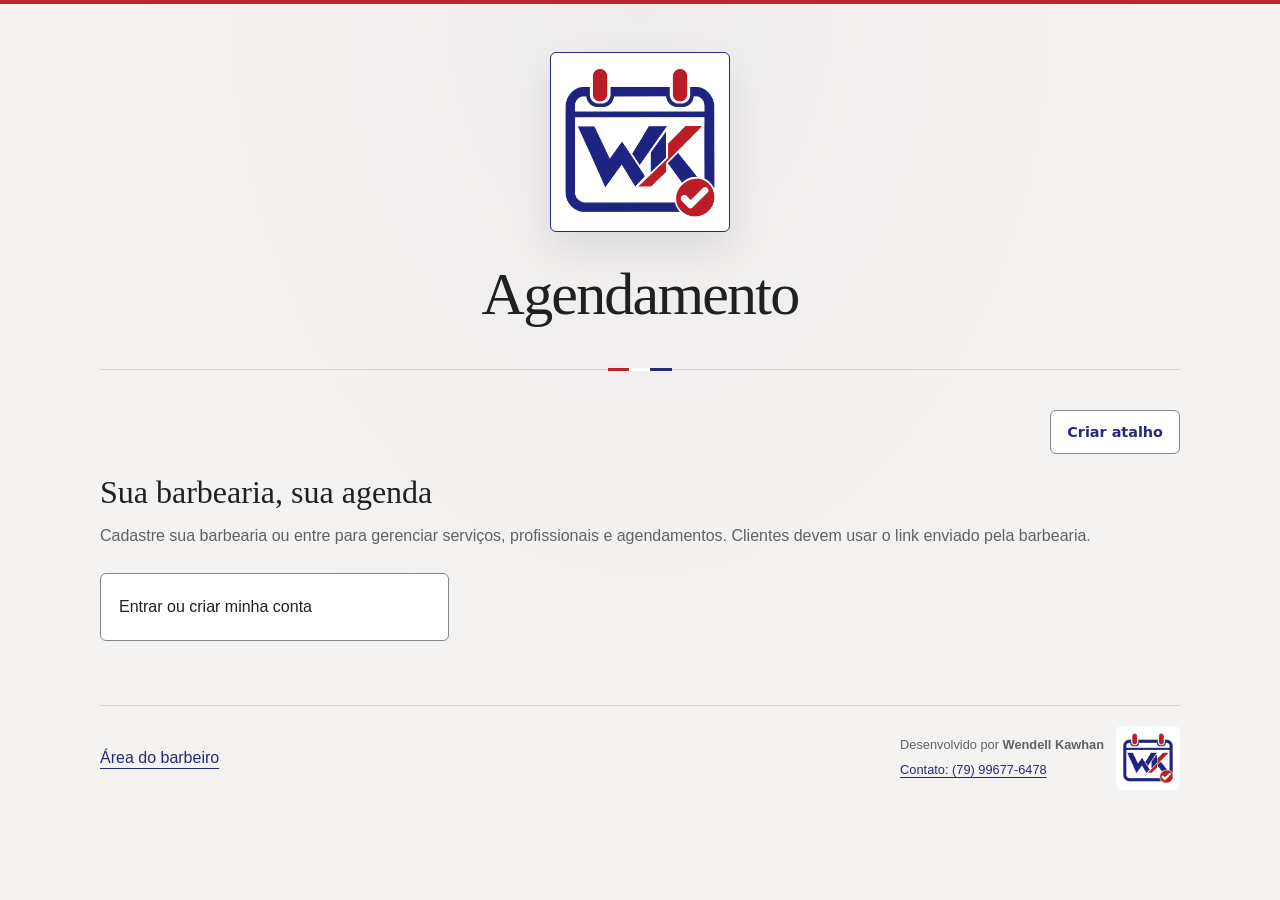
<file: index.html>
﻿<!DOCTYPE html>
<html lang="pt-BR">
<head>
  <meta charset="UTF-8">
  <meta name="viewport" content="width=device-width, initial-scale=1">
  <link rel="icon" type="image/png" href="assets/wk-agendamento-logo.png">
  <title>Agendamento</title>
  <link rel="stylesheet" href="style.css">
  <link rel="stylesheet" href="tema.css?v=20261004-calendario">
  <link rel="stylesheet" href="wk.css?v=20261003-logo">
  <link rel="stylesheet" href="fotos-profissionais.css?v=20261003-fotos">
  <link rel="stylesheet" href="contato-rodape.css?v=20261003-contato">
  <link rel="stylesheet" href="imagem-fundo.css?v=20261005-fundo">
  <script src="imagem-fundo.js?v=20261005-fundo" defer></script>
  <script src="tema.js?v=20261005-fundo" defer></script>
  <script src="saas.js?v=20261007-proprietario" defer></script>
  <script src="fotos-profissionais.js?v=20261003-fotos" defer></script>
  <script src="supabase-config.js" defer></script>
  <script src="inicio-saas.js?v=20261005-barbeiro" defer></script>
  <link rel="apple-touch-icon" sizes="180x180" href="assets/apple-touch-icon.png">
  <meta name="theme-color" content="#262878">
  <meta name="mobile-web-app-capable" content="yes">
  <meta name="apple-mobile-web-app-capable" content="yes">
  <link rel="stylesheet" href="atalho.css?v=20261006-atalho">
  <script src="atalho.js?v=20261007-proprietario" defer></script>
</head>
<body>
  <header class="cabecalho">
    <img class="logo" src="assets/wk-agendamento-logo.png" alt="WK — Agendamento">
    <h1>Agendamento</h1>
  </header>
  <main class="agendamento">
    <section class="selecao-profissionais" aria-labelledby="titulo-profissionais">
      <h2 id="titulo-profissionais">Escolha seu barbeiro</h2>
      <p id="instrucao-profissionais">Selecione quem vai cuidar do seu visual.</p>
      <!-- Substitua as opções provisórias pelos nomes dos profissionais. -->
      <div class="profissionais">
        <a class="profissional" href="agendamento.html?cabeleireiro=profissional-1">
          <span class="profissional-info">
            <strong>Josuell Salles</strong>
            <span>Barbeiro</span>
          </span>
        </a>
        <a class="profissional" href="agendamento.html?cabeleireiro=profissional-2">
          <span class="profissional-info">
            <strong>Profissional 2</strong>
            <span>Barbeiro</span>
          </span>
        </a>
                <a class="profissional" href="agendamento.html?cabeleireiro=sem-preferencia">
          <span class="avatar" aria-hidden="true">✂</span>
          <span class="profissional-info">
            <strong>Sem preferência</strong>
            <span>Qualquer profissional</span>
          </span>
        </a>
      </div>
    </section>
  </main>
  <footer class="rodape-site rodape-site-com-acesso">
    <a class="voltar" href="admin.html">Área do barbeiro</a>
    <div class="assinatura-wk"><div class="creditos-wk"><span>Desenvolvido por <strong>Wendell Kawhan</strong></span><a href="https://api.whatsapp.com/send?phone=5579996776478" target="_blank" rel="noopener noreferrer" aria-label="Falar com Wendell Kawhan pelo WhatsApp">Contato: (79) 99677-6478</a></div><img class="marca-wk" src="assets/wk-agendamento-logo.png" alt="WK — Agendamento" width="64" height="64" loading="lazy" decoding="async"></div>
  </footer>
</body>
</html>
</file>
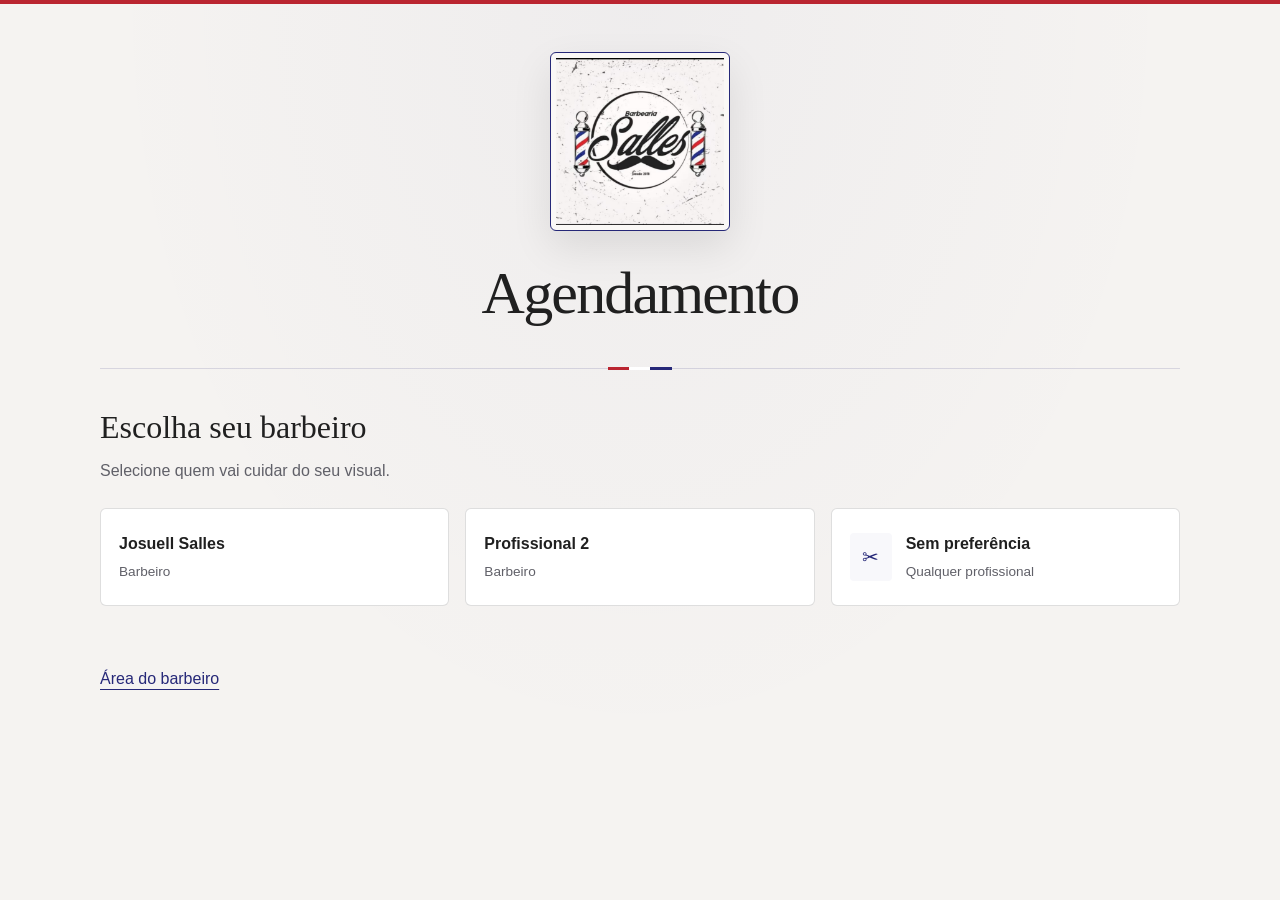
<file: agenda barbearia/index.html>
﻿<!DOCTYPE html>
<html lang="pt-BR">
<head>
  <meta charset="UTF-8">
  <meta name="viewport" content="width=device-width, initial-scale=1">
  <title>Agendamento</title>
  <link rel="stylesheet" href="style.css">
</head>
<body>
  <header class="cabecalho">
    <img class="logo" src="assets/barbearia%20Sales.jpg" alt="Barbearia Salles">
    <h1>Agendamento</h1>
  </header>
  <main class="agendamento">
    <section class="selecao-profissionais" aria-labelledby="titulo-profissionais">
      <h2 id="titulo-profissionais">Escolha seu barbeiro</h2>
      <p id="instrucao-profissionais">Selecione quem vai cuidar do seu visual.</p>
      <!-- Substitua as opções provisórias pelos nomes dos profissionais. -->
      <div class="profissionais">
        <a class="profissional" href="agendamento.html?cabeleireiro=profissional-1">
          <span class="profissional-info">
            <strong>Josuell Salles</strong>
            <span>Barbeiro</span>
          </span>
        </a>
        <a class="profissional" href="agendamento.html?cabeleireiro=profissional-2">
          <span class="profissional-info">
            <strong>Profissional 2</strong>
            <span>Barbeiro</span>
          </span>
        </a>
                <a class="profissional" href="agendamento.html?cabeleireiro=sem-preferencia">
          <span class="avatar" aria-hidden="true">✂</span>
          <span class="profissional-info">
            <strong>Sem preferência</strong>
            <span>Qualquer profissional</span>
          </span>
        </a>
      </div>
    </section>
  </main>
  <footer class="agendamento"><a class="voltar" href="admin.html">Área do barbeiro</a></footer>
</body>
</html>
</file>
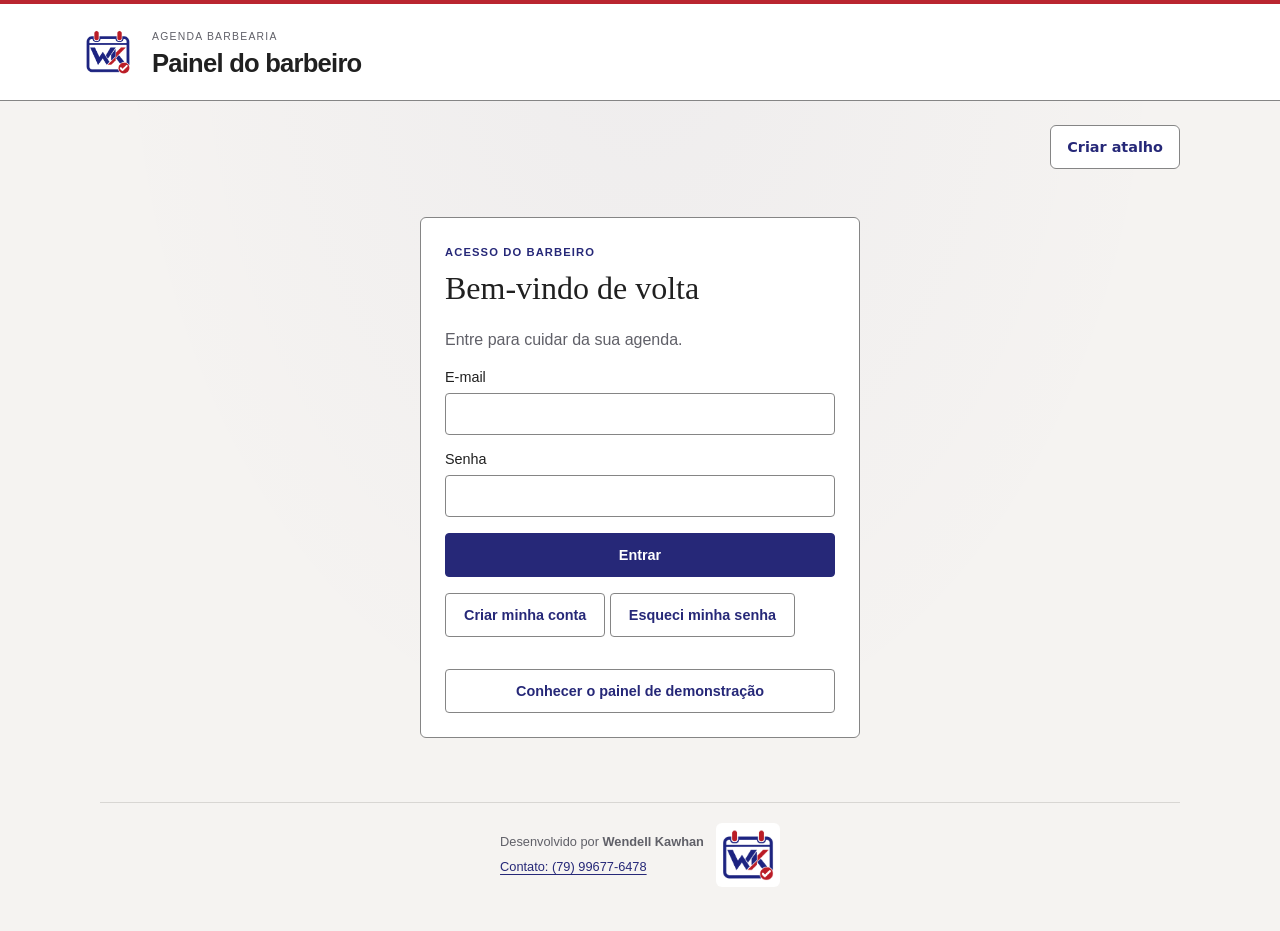
<file: admin.html>
<!DOCTYPE html>
<html lang="pt-BR">
<head>
  <meta charset="UTF-8">
  <meta name="viewport" content="width=device-width, initial-scale=1">
  <link rel="icon" type="image/png" href="assets/wk-agendamento-logo.png">
  <title>Painel da barbearia</title>
  <link rel="stylesheet" href="style.css">
  <link rel="stylesheet" href="admin.css?v=20261004-resumo-compacto">
  <link rel="stylesheet" href="tema.css?v=20261004-calendario">
  <link rel="stylesheet" href="wk.css?v=20261003-logo">
  <link rel="stylesheet" href="fotos-profissionais.css?v=20261003-fotos">
  <link rel="stylesheet" href="contato-rodape.css?v=20261003-contato">
  <link rel="stylesheet" href="admin-rotina.css?v=20261005-concluir">
  <link rel="stylesheet" href="imagem-fundo.css?v=20261005-fundo">
  <script src="imagem-fundo.js?v=20261005-fundo" defer></script>
  <link rel="stylesheet" href="admin-servicos.css?v=20261006-servicos">
  <script src="imagens-servicos.js?v=20261006-servicos" defer></script>
  <script src="tema.js?v=20261005-fundo" defer></script>
  <script src="supabase-config.js" defer></script>
  <script src="saas.js?v=20261007-proprietario" defer></script>
  <script src="fotos-profissionais.js?v=20261003-fotos" defer></script>
  <script src="admin-whatsapp.js?v=20261004-agradecimento" defer></script>
  <script src="admin-financeiro.js?v=20261004-resumo-compacto" defer></script>
  <script src="admin.js?v=20261006-servicos" defer></script>
  <script src="admin-saas.js?v=20261007-proprietario" defer></script>
  <link rel="stylesheet" href="admin-logo.css?v=20261006-logo">
  <script src="imagem-logo.js?v=20261006-logo" defer></script>
  <script src="admin-logo.js?v=20261006-logo" defer></script>
  <script src="admin-rotina.js?v=20261006-servicos" defer></script>
  <script src="admin-fundo.js?v=20261005-fundo" defer></script>
  <script src="admin-servicos.js?v=20261006-servicos" defer></script>
  <link rel="apple-touch-icon" sizes="180x180" href="assets/apple-touch-icon.png">
  <meta name="theme-color" content="#262878">
  <meta name="mobile-web-app-capable" content="yes">
  <meta name="apple-mobile-web-app-capable" content="yes">
  <link rel="stylesheet" href="atalho.css?v=20261006-atalho">
  <script src="atalho.js?v=20261007-proprietario" defer></script>
</head>
<body>
  <header class="admin-topo"><a href="index.html" aria-label="WK Agendamento — início"><img class="marca-wk" src="assets/wk-agendamento-logo.png" alt="WK — Agendamento" width="56" height="56"></a><div><small>AGENDA BARBEARIA</small><h1>Painel do barbeiro</h1></div><button id="sair" hidden>Sair</button></header>
  <main class="admin-main">
    <p id="aviso" class="admin-aviso" role="status"></p>
    <section id="login" class="admin-card login-card">
      <span class="etiqueta">Acesso do barbeiro</span><h2>Bem-vindo de volta</h2><p>Entre para cuidar da sua agenda.</p>
      <form id="form-login"><label>E-mail<input name="email" type="email" autocomplete="username" required></label><label>Senha<input name="password" type="password" autocomplete="current-password" required></label><button class="primario">Entrar</button></form>
      <p><button type="button" id="mostrar-cadastro">Criar minha conta</button> <button type="button" id="recuperar-senha">Esqueci minha senha</button></p>
      <form id="form-cadastro" hidden><h3>Crie sua conta</h3><label>E-mail<input name="email" type="email" autocomplete="email" required></label><label>Senha<input name="password" type="password" minlength="8" autocomplete="new-password" required></label><button class="primario">Cadastrar</button><p>Depois de confirmar seu e-mail, entre para cadastrar a barbearia.</p></form>
      <form id="form-nova-senha" hidden><h3>Definir nova senha</h3><label>Nova senha<input name="password" type="password" minlength="8" autocomplete="new-password" required></label><button class="primario">Salvar nova senha</button></form>
      <form id="form-barbearia" hidden><h3>Cadastre sua barbearia</h3><label>Nome<input name="nome" maxlength="100" required></label><label>Endereço do seu link<input name="slug" pattern="[a-z0-9-]{3,60}" placeholder="nome da sua barbearia" required></label><label>WhatsApp com DDD<input name="whatsapp" inputmode="tel" placeholder="79 99999-9999" required></label><button class="primario">Criar barbearia</button></form>
      <button id="demonstracao" class="secundario">Conhecer o painel de demonstração</button>
    </section>
    <div id="painel" hidden>
      <p id="aviso-suspensao" class="admin-aviso" role="status" hidden>Novos agendamentos estão suspensos pelo proprietário da plataforma. O histórico, a conclusão de atendimentos e os pagamentos existentes continuam disponíveis.</p>
      <section class="admin-card"><h2 id="nome-barbearia"></h2><p>Compartilhe com seus clientes: <a id="link-agendamento" target="_blank" rel="noopener"></a></p></section>
      <nav class="admin-nav" aria-label="Áreas do painel"><button data-area="agenda" aria-pressed="true">Agendamentos</button><button data-area="clientes" aria-pressed="false">Clientes</button><button data-area="caixa" aria-pressed="false">Caixa</button><button data-area="espera" aria-pressed="false">Lista de espera</button><button data-area="servicos" aria-pressed="false">Serviços e preços</button><button data-area="horarios" aria-pressed="false">Horários</button><button data-area="configuracoes" aria-pressed="false">Barbearia e profissionais</button><button data-area="personalizacao" aria-pressed="false">Personalização</button></nav>
      <section id="agenda" class="area"><div class="admin-titulo"><div><span class="etiqueta">Sua rotina</span><h2>Agendamentos</h2></div><button id="novo-agendamento" type="button" class="primario">Novo agendamento</button><label>Dia<input id="filtro-data" type="date"></label><button id="atualizar">Atualizar</button><button id="limpar-agendamentos" type="button" class="perigo" aria-describedby="escopo-limpeza-agenda" disabled>Limpar lista</button></div><p><strong>Confirmar</strong> salva no site. Para avisar o cliente, abra <strong>Confirmar no WhatsApp</strong> e toque em <strong>Enviar</strong> no WhatsApp.</p><p id="escopo-limpeza-agenda">Atendimentos concluídos, faltas e pagamentos permanecem no histórico.</p><section id="resumo-financeiro" class="resumo-financeiro" aria-label="Resumo dos valores da agenda" aria-live="polite"></section><div id="lista-agenda" class="admin-lista"></div><div class="paginacao" id="paginas-agenda" hidden><button id="agenda-anterior" type="button">Anterior</button><span id="pagina-agenda" role="status"></span><button id="agenda-proxima" type="button">Próxima</button></div></section>

      <section id="clientes" class="area" hidden>
        <div class="admin-titulo"><div><span class="etiqueta">Quem volta à sua cadeira</span><h2>Clientes</h2></div></div>
        <form id="buscar-clientes" class="busca-rotina"><label>Nome ou telefone<input name="busca" type="search" maxlength="100" placeholder="Buscar cliente"></label><button type="submit">Buscar</button></form>
        <p>O cadastro é criado a partir dos agendamentos. Abra um cliente para consultar cortes, faltas e anotar suas preferências.</p>
        <div id="lista-clientes" class="admin-lista" aria-live="polite"></div>
        <div class="paginacao"><button id="clientes-anterior" type="button">Anterior</button><span id="pagina-clientes" role="status"></span><button id="clientes-proxima" type="button">Próxima</button></div>
      </section>

      <section id="caixa" class="area" hidden>
        <div class="admin-titulo"><div><span class="etiqueta">Valores recebidos</span><h2>Caixa</h2></div><button id="caixa-hoje" type="button">Hoje</button><button id="caixa-mes" type="button">Este mês</button></div>
        <form id="filtro-caixa" class="filtros-caixa"><label>De<input name="inicio" type="date" required></label><label>Até<input name="fim" type="date" required></label><button type="submit">Consultar</button></form>
        <p>Recebimentos entram pela data em que foram pagos. O saldo é a diferença entre recebimentos e despesas registrados no período.</p>
        <div id="totais-caixa" class="cards-caixa" aria-live="polite"></div>
        <div id="formas-caixa" class="formas-caixa"></div>
        <div class="admin-colunas caixa-colunas">
          <form id="form-despesa" class="admin-card"><h3>Registrar despesa</h3><label>Descrição<input name="descricao" maxlength="200" required placeholder="Ex.: lâminas e produtos"></label><label>Valor (R$)<input name="valor" type="number" min="0.01" max="99999999.99" step="0.01" required></label><label>Forma de pagamento<select name="forma"><option value="pix">Pix</option><option value="dinheiro">Dinheiro</option><option value="cartao">Cartão</option></select></label><label>Data<input name="data" type="date" required></label><button type="submit" class="primario">Salvar despesa</button></form>
          <div><h3>Despesas do período</h3><div id="lista-despesas" class="admin-lista"></div><div class="paginacao"><button id="despesas-anterior" type="button">Anterior</button><span id="pagina-despesas" role="status"></span><button id="despesas-proxima" type="button">Próxima</button></div></div>
        </div>
        <h3>Recebimentos do período</h3><div id="lista-recebimentos" class="admin-lista"></div><div class="paginacao"><button id="recebimentos-anterior" type="button">Anterior</button><span id="pagina-recebimentos" role="status"></span><button id="recebimentos-proxima" type="button">Próxima</button></div>
      </section>

      <section id="espera" class="area" hidden>
        <div class="admin-titulo"><div><span class="etiqueta">Preencha as vagas que surgirem</span><h2>Lista de espera</h2></div><button id="nova-espera" type="button" class="primario">Adicionar cliente à espera</button><button id="atualizar-espera" type="button">Atualizar</button></div>
        <p>Quando abrir uma vaga, use <strong>Avisar no WhatsApp</strong>. O cliente só ocupa o horário depois que você salvar o agendamento.</p>
        <label class="filtro-espera">Mostrar<select id="estado-espera"><option value="abertos">Aguardando e contatados</option><option value="agendado">Agendados</option><option value="encerrado">Encerrados</option></select></label>
        <div id="lista-espera" class="admin-lista" aria-live="polite"></div><div class="paginacao"><button id="espera-anterior" type="button">Anterior</button><span id="pagina-espera" role="status"></span><button id="espera-proxima" type="button">Próxima</button></div>
      </section>

      <dialog id="dialog-agendamento" class="dialog-rotina" aria-labelledby="titulo-agendamento">
        <div class="dialog-titulo"><h2 id="titulo-agendamento">Novo agendamento</h2><button type="button" data-fechar="dialog-agendamento" aria-label="Fechar novo agendamento">Fechar</button></div>
        <form id="form-agendamento-painel"><fieldset><label>Nome do cliente<input name="cliente" maxlength="100" required autocomplete="name"></label><label>Telefone com DDD<input name="telefone" inputmode="tel" maxlength="20" required autocomplete="tel"></label><div class="dupla"><label>Profissional<select name="profissional" required></select></label><label>Serviço<select name="servico" required></select></label></div><div class="dupla"><label>Data<input name="data" type="date" required></label><label>Horário disponível<select name="horario" required></select></label></div><p id="aviso-vagas" class="aviso-form" role="status"></p><p class="ajuda-rotina">Para registrar um encaixe de hoje, você também pode escolher um horário que já começou. As vagas respeitam o expediente, os intervalos e o tempo do serviço.</p><button type="submit" class="primario">Salvar agendamento</button></fieldset></form>
      </dialog>

      <dialog id="dialog-finalizar" class="dialog-rotina" aria-labelledby="titulo-finalizar" aria-describedby="resumo-finalizar orientacao-finalizar">
        <div class="dialog-titulo"><h2 id="titulo-finalizar">Concluir atendimento</h2><button type="button" data-fechar="dialog-finalizar">Fechar</button></div>
        <form id="form-finalizar"><fieldset><p id="resumo-finalizar"></p><p id="orientacao-finalizar"></p><p id="aviso-finalizar" class="aviso-form" role="alert"></p><button type="submit" class="primario">Confirmar conclusão</button></fieldset></form>
      </dialog>

      <dialog id="dialog-pagamento" class="dialog-rotina" aria-labelledby="titulo-pagamento">
        <div class="dialog-titulo"><h2 id="titulo-pagamento">Registrar pagamento</h2><button type="button" data-fechar="dialog-pagamento">Fechar</button></div><p id="cliente-pagamento"></p>
        <form id="form-pagamento"><fieldset><label>Valor recebido (R$)<input name="valor" type="number" min="0.01" max="99999999.99" step="0.01" required></label><label>Forma de pagamento<select name="forma"><option value="pix">Pix</option><option value="dinheiro">Dinheiro</option><option value="cartao">Cartão</option></select></label><label>Data do recebimento<input name="data" type="date" required></label><p class="ajuda-rotina">Registrar o pagamento não conclui o atendimento. Se corrigir um pagamento, o valor anterior será substituído.</p><button type="submit" class="primario">Salvar pagamento</button></fieldset></form>
      </dialog>

      <dialog id="dialog-cliente" class="dialog-rotina dialog-historico" aria-labelledby="titulo-cliente">
        <div class="dialog-titulo"><h2 id="titulo-cliente">Histórico do cliente</h2><button type="button" data-fechar="dialog-cliente">Fechar</button></div>
        <form id="form-cliente"><fieldset><label>Nome<input name="nome" maxlength="100" required></label><p id="telefone-cliente"></p><label>Preferências e observações<textarea name="observacoes" maxlength="2000" rows="3" placeholder="Ex.: degradê baixo, máquina 1"></textarea></label><button type="submit">Salvar observações</button></fieldset></form>
        <p id="resumo-cliente" role="status"></p><div id="historico-cliente" class="admin-lista"></div><div class="paginacao"><button id="historico-anterior" type="button">Anterior</button><span id="pagina-historico" role="status"></span><button id="historico-proxima" type="button">Próxima</button></div>
      </dialog>

      <dialog id="dialog-espera" class="dialog-rotina" aria-labelledby="titulo-espera">
        <div class="dialog-titulo"><h2 id="titulo-espera">Adicionar à lista de espera</h2><button type="button" data-fechar="dialog-espera">Fechar</button></div>
        <form id="form-espera"><fieldset><label>Nome do cliente<input name="cliente" maxlength="100" required></label><label>Telefone com DDD<input name="telefone" inputmode="tel" maxlength="20" required></label><div class="dupla"><label>Serviço<select name="servico" required></select></label><label>Profissional<select name="profissional"><option value="">Qualquer profissional</option></select></label></div><label>Data desejada (opcional)<input name="data" type="date"></label><div class="dupla"><label>A partir de (opcional)<input name="inicio" type="time"></label><label>Até (opcional)<input name="fim" type="time"></label></div><label>Observações<textarea name="observacoes" maxlength="500" rows="2"></textarea></label><button type="submit" class="primario">Salvar na lista de espera</button></fieldset></form>
      </dialog>
      <section id="servicos" class="area" hidden><div class="admin-titulo"><div><span class="etiqueta">Seu catálogo</span><h2>Serviços e preços</h2></div></div><div class="admin-colunas"><form id="form-servico" class="admin-card"><h3 id="titulo-editor">Adicionar serviço</h3><fieldset id="campos-servico"><input type="hidden" name="id"><label>Nome<input name="nome" maxlength="100" required></label><label>Descrição<textarea name="descricao" maxlength="300"></textarea></label><div class="dupla"><label>Preço (R$)<input name="preco" type="number" min="0.01" step="0.01" required></label><label>Tempo do serviço (minutos)<input name="duracao_minutos" type="number" min="1" max="1440" step="1" value="40" required aria-describedby="ajuda-tempo-servico"></label></div><p id="ajuda-tempo-servico">Informe a duração deste serviço. Os horários disponíveis seguem esse tempo; agendamentos existentes mantêm a duração original.</p><label>Categoria<select name="categoria"><option value="individual">Individual</option><option value="combo">Combo</option></select></label><label>Enviar imagem<input id="arquivo-imagem-servico" type="file" accept="image/jpeg,image/png,image/webp" aria-describedby="ajuda-imagem-servico"></label><p id="ajuda-imagem-servico">Escolha uma imagem JPG, PNG ou WebP de até 5 MB. Ela será ajustada para carregar mais rápido e ficará pública no catálogo.</p><label>Ou usar uma imagem por link<input name="imagem" placeholder="assets/corte.jpg ou https://..."></label><div class="previa-servico"><img id="previa-imagem-servico" alt="Prévia da imagem do serviço" hidden><p id="sem-imagem-servico">Sem imagem</p></div><button type="button" id="remover-imagem-servico" hidden>Remover imagem</button><p id="status-servico" role="status"></p><div class="acoes-personalizacao"><button type="submit" class="primario">Salvar serviço</button><button type="button" id="limpar-servico">Novo serviço / descartar</button></div></fieldset></form><div id="lista-servicos" class="admin-lista"></div></div></section>
      <section id="horarios" class="area" hidden><div class="admin-titulo"><div><span class="etiqueta">Expediente e folgas</span><h2>Horários de trabalho</h2></div></div><section class="admin-card"><h3>Recebimento de agendamentos</h3><p id="estado-pausa" role="status">Consultando expediente…</p><button id="alternar-pausa" type="button" disabled>Pausar expediente</button><p>A pausa bloqueia novas reservas para toda a barbearia até você retomar. Não cancela atendimentos já agendados.</p></section><section class="admin-card"><h3>Tempo dos serviços</h3><p>A duração de cada atendimento é configurada na aba Serviços e preços. Assim, um corte e um combo podem ter tempos diferentes.</p></section><form id="form-expediente" class="admin-card"><p>Desmarque os dias em que a barbearia não abre. Para almoço ou descanso, preencha início e fim do intervalo; deixe ambos vazios se não houver intervalo.</p><div id="dias-semana"></div><button class="primario">Salvar expediente</button></form><form id="form-bloqueio" class="admin-card"><h3>Bloquear uma data ou horário</h3><div class="dupla"><label>Data<input name="data" type="date" required></label><label>Horário (bloqueia 40 min; vazio = dia inteiro)<input name="horario" type="time"></label></div><label>Motivo<input name="motivo" maxlength="200" placeholder="Folga, compromisso…"></label><button>Adicionar bloqueio</button></form><div id="lista-bloqueios" class="admin-lista"></div></section>
      <section id="configuracoes" class="area" hidden>
        <form id="form-configuracoes" class="admin-card">
          <h2>Minha barbearia</h2>
          <fieldset id="campos-logo">
            <label>Nome<input name="nome" maxlength="100" required></label>
            <label>WhatsApp com DDD<input name="whatsapp" required></label>
            <label>Enviar logo<input id="arquivo-logo" type="file" accept="image/jpeg,image/png,image/webp" aria-describedby="ajuda-logo"></label>
            <p id="ajuda-logo">Escolha uma imagem JPG, PNG ou WebP de até 5 MB. A transparência será preservada e a logo aparecerá na página de agendamento.</p>
            <label>Ou usar uma logo por link<input name="logo" type="url" placeholder="https://..."></label>
            <div class="previa-logo"><img id="previa-logo" alt="Prévia da logo da barbearia" hidden><p id="sem-logo">Sem logo</p></div>
            <button type="button" id="remover-logo" hidden>Remover logo</button>
            <p id="status-logo" role="status"></p>
            <div class="acoes-personalizacao"><button type="submit" class="primario">Salvar dados</button><button type="button" id="descartar-logo">Descartar alterações</button></div>
          </fieldset>
        </form>
        <form id="form-profissional" class="admin-card">
          <h2 id="titulo-profissional">Adicionar profissional</h2>
          <fieldset id="campos-profissional" class="campos-profissional">
            <input type="hidden" name="id">
            <label>Nome<input name="nome" maxlength="100" required></label>
            <div class="editor-foto">
              <div id="previa-foto-profissional"></div>
              <label>Foto do profissional<input id="foto-profissional" name="arquivo_foto" type="file" accept="image/jpeg,image/png,image/webp" aria-describedby="ajuda-foto-profissional status-foto-profissional"></label>
            </div>
            <p id="ajuda-foto-profissional" class="ajuda-foto">JPG, PNG ou WebP, até 5 MB. Escolha uma foto com o rosto centralizado.</p>
            <p id="status-foto-profissional" class="ajuda-foto" role="status">A foto é opcional e aparece para o cliente ao escolher o profissional.</p>
            <button id="remover-foto-profissional" type="button" hidden>Remover foto</button>
            <div class="acoes-profissional"><button id="salvar-profissional" type="submit" class="primario">Adicionar profissional</button><button id="cancelar-profissional" type="button" hidden>Cancelar edição</button></div>
          </fieldset>
        </form><div id="lista-profissionais" class="admin-lista"></div>
      </section>
      <section id="personalizacao" class="area" hidden>
        <form id="form-personalizacao" class="admin-card">
          <h2>Cores da sua barbearia</h2>
          <p>Escolha até três cores. Todas as barbearias usam o mesmo modelo de site, com as cores da sua marca.</p>
          <fieldset id="campos-cores" class="cores-personalizacao">
            <label>Cor principal<input id="cor-principal" name="cor_principal" type="color" value="#262878"><output id="cor_principal-valor" for="cor-principal">#262878</output></label>
            <label>Cor de destaque<input id="cor-destaque" name="cor_destaque" type="color" value="#ba2530"><output id="cor_destaque-valor" for="cor-destaque">#BA2530</output></label>
            <label>Cor de fundo<input id="cor-fundo" name="cor_fundo" type="color" value="#f5f3f1"><output id="cor_fundo-valor" for="cor-fundo">#F5F3F1</output></label>
          </fieldset>
          <p id="status-personalizacao" class="status-personalizacao" role="status">Estas cores aparecem no painel e no seu link de agendamento.</p>
          <div class="acoes-personalizacao"><button type="submit" class="primario">Salvar cores</button><button type="button" id="descartar-cores">Descartar prévia</button><button type="button" id="restaurar-cores">Restaurar padrão</button></div>
          <p>Os textos se ajustam automaticamente para facilitar a leitura.</p>
        </form>
        <form id="form-imagem-fundo" class="admin-card">
          <h2>Imagem de fundo</h2>
          <fieldset id="campos-imagem-fundo">
            <label>Escolher imagem<input id="arquivo-imagem-fundo" type="file" accept="image/jpeg,image/png,image/webp" aria-describedby="ajuda-imagem-fundo"></label>
            <p id="ajuda-imagem-fundo">Use uma imagem JPG, PNG ou WebP de até 5 MB. Ela será ajustada para carregar mais rápido. A imagem é pública e aparece no fundo das páginas da sua barbearia.</p>
            <div class="previa-imagem-fundo"><img id="previa-imagem-fundo" alt="Prévia da imagem de fundo" hidden><p id="sem-imagem-fundo">Sem imagem de fundo</p></div>
            <p id="status-imagem-fundo" role="status"></p>
            <div class="acoes-personalizacao"><button type="submit" class="primario">Salvar imagem de fundo</button><button type="button" id="remover-imagem-fundo" hidden>Remover imagem</button><button type="button" id="descartar-imagem-fundo">Descartar prévia</button></div>
          </fieldset>
        </form>
      </section>
    </div>
  </main>
  <footer class="rodape-site">
    <div class="assinatura-wk"><div class="creditos-wk"><span>Desenvolvido por <strong>Wendell Kawhan</strong></span><a href="https://api.whatsapp.com/send?phone=5579996776478" target="_blank" rel="noopener noreferrer" aria-label="Falar com Wendell Kawhan pelo WhatsApp">Contato: (79) 99677-6478</a></div><img class="marca-wk" src="assets/wk-agendamento-logo.png" alt="WK — Agendamento" width="64" height="64" loading="lazy" decoding="async"></div>
  </footer>
</body>
</html>
</file>
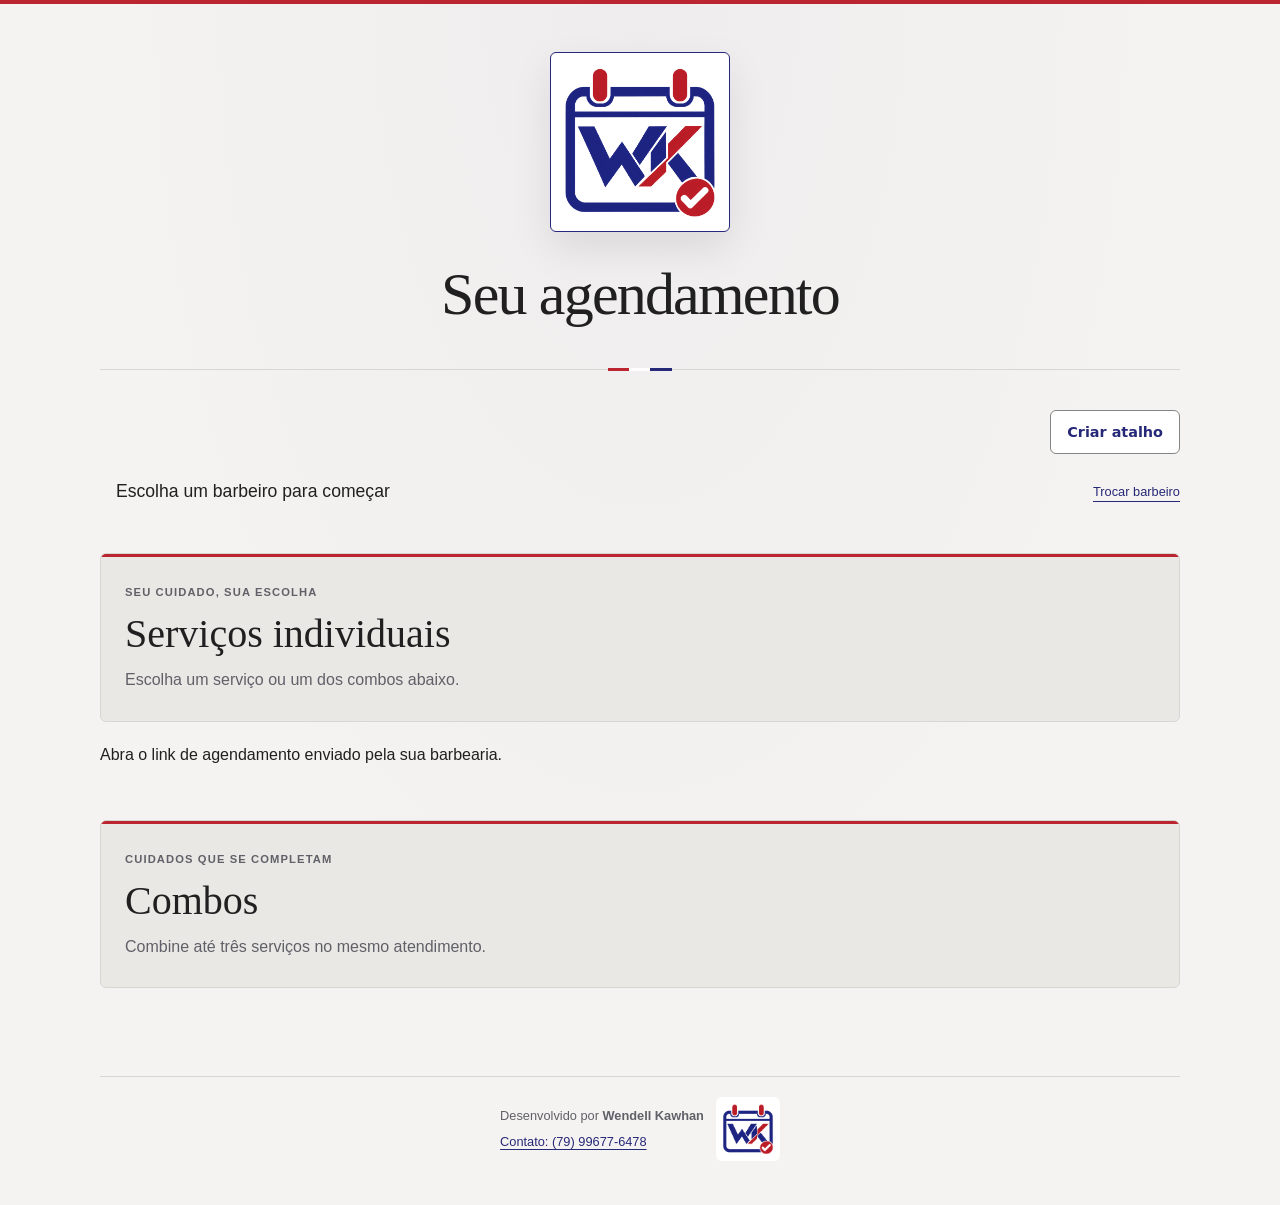
<file: agendamento.html>
<!DOCTYPE html>
<html lang="pt-BR">
<head>
  <meta charset="UTF-8">
  <meta name="viewport" content="width=device-width, initial-scale=1">
  <link rel="icon" type="image/png" href="assets/wk-agendamento-logo.png">
  <title>Seu agendamento — Barbearia Salles</title>
  <link rel="stylesheet" href="style.css">
  <link rel="stylesheet" href="tema.css?v=20261004-calendario">
  <link rel="stylesheet" href="wk.css?v=20261003-logo">
  <link rel="stylesheet" href="fotos-profissionais.css?v=20261003-fotos">
  <link rel="stylesheet" href="contato-rodape.css?v=20261003-contato">
  <link rel="stylesheet" href="imagem-fundo.css?v=20261005-fundo">
  <script src="imagem-fundo.js?v=20261005-fundo" defer></script>
  <script src="imagens-servicos.js?v=20261006-servicos" defer></script>
  <script src="tema.js?v=20261005-fundo" defer></script>
  <script src="supabase-config.js" defer></script>
  <script src="saas.js?v=20261007-proprietario" defer></script>
  <script src="fotos-profissionais.js?v=20261003-fotos" defer></script>
  <script src="agenda-db.js?v=20261006-servicos" defer></script>
  <script src="agendamento.js?v=20261006-servicos" defer></script>
  <link rel="apple-touch-icon" sizes="180x180" href="assets/apple-touch-icon.png">
  <meta name="theme-color" content="#262878">
  <meta name="mobile-web-app-capable" content="yes">
  <meta name="apple-mobile-web-app-capable" content="yes">
  <link rel="stylesheet" href="atalho.css?v=20261006-atalho">
  <script src="atalho.js?v=20261007-proprietario" defer></script>
</head>
<body>
  <header class="cabecalho">
    <img class="logo" src="assets/wk-agendamento-logo.png" alt="WK — Agendamento">
    <h1>Seu agendamento</h1>
  </header>
  <main class="agendamento">
    <section class="selecao-profissionais profissional-atual" aria-labelledby="profissional-escolhido">
      <div class="profissional-atual-linha">
      <div class="profissional-identidade"><span id="foto-profissional-escolhido"></span><h2 id="profissional-escolhido">Escolha um barbeiro para começar</h2></div>
      <a class="voltar trocar-profissional" href="index.html">Trocar barbeiro</a>
      </div>
    </section>
    <section class="catalogo" aria-labelledby="titulo-servicos">
      <header class="cabecalho-catalogo">
      <span class="etiqueta">Seu cuidado, sua escolha</span>
      <h2 id="titulo-servicos">Serviços individuais</h2>
      <p>Escolha um serviço ou um dos combos abaixo.</p>
      </header>
      <div class="grade-servicos">
        <button class="servico" type="button" aria-pressed="false" data-servico="Pezinho"><img class="imagem-servico" src="assets/pezinho.jpg" alt="" loading="lazy"><span class="etiqueta">Acabamento</span><strong>Pezinho</strong><span class="preco-servico">R$ 10,00</span><span>Contorno e acabamento do cabelo.</span></button>
        <button class="servico" type="button" aria-pressed="false" data-servico="Sobrancelha"><img class="imagem-servico" src="assets/sobrancelha.jpg" alt="" loading="lazy"><span class="etiqueta">Detalhes</span><strong>Sobrancelha</strong><span class="preco-servico">R$ 10,00</span><span>Limpeza e definição do desenho.</span></button>
        <button class="servico" type="button" aria-pressed="false" data-servico="Barba"><img class="imagem-servico" src="assets/barba.jpg" alt="" loading="lazy"><span class="etiqueta">Barbearia</span><strong>Barba</strong><span class="preco-servico">R$ 20,00</span><span>Desenho e acabamento da barba.</span></button>
        <button class="servico" type="button" aria-pressed="false" data-servico="Corte"><img class="imagem-servico" src="assets/corte.jpg" alt="" loading="lazy"><span class="etiqueta">Cabelo</span><strong>Corte</strong><span class="preco-servico">R$ 30,00</span><span>Um corte para o seu estilo.</span></button>
        <button class="servico" type="button" aria-pressed="false" data-servico="Botox capilar"><img class="imagem-servico" src="assets/botox.png" alt="" loading="lazy"><span class="etiqueta">Tratamento</span><strong>Botox capilar</strong><span class="preco-servico">R$ 80,00</span><span>Cuidado e tratamento dos fios.</span></button>
      </div>
    </section>
    <section class="catalogo catalogo-combos" aria-labelledby="titulo-combos">
      <header class="cabecalho-catalogo">
      <span class="etiqueta">Cuidados que se completam</span>
      <h2 id="titulo-combos">Combos</h2>
      <p>Combine até três serviços no mesmo atendimento.</p>
      </header>
      <div class="grade-servicos">
        <button class="servico combo" type="button" aria-pressed="false" data-servico="Barba + sobrancelha"><img class="imagem-servico" src="assets/barba.jpg" alt="" loading="lazy"><span class="etiqueta">2 serviços</span><strong>Barba + sobrancelha</strong><span class="preco-servico">R$ 25,00</span><span>Desenho da barba e definição da sobrancelha.</span></button>
        <button class="servico combo" type="button" aria-pressed="false" data-servico="Barba + pezinho"><img class="imagem-servico" src="assets/barba.jpg" alt="" loading="lazy"><span class="etiqueta">2 serviços</span><strong>Barba + pezinho</strong><span class="preco-servico">R$ 30,00</span><span>Desenho da barba e acabamento do cabelo.</span></button>
        <button class="servico combo" type="button" aria-pressed="false" data-servico="Em dia: pezinho + barba + sobrancelha"><img class="imagem-servico" src="assets/pezinho.jpg" alt="" loading="lazy"><span class="etiqueta">3 serviços</span><strong>Em dia</strong><span class="preco-servico">R$ 35,00</span><span>Pezinho + barba + sobrancelha</span></button>
        <button class="servico combo" type="button" aria-pressed="false" data-servico="Cabelo + sobrancelha"><img class="imagem-servico" src="assets/corte.jpg" alt="" loading="lazy"><span class="etiqueta">2 serviços</span><strong>Cabelo + sobrancelha</strong><span class="preco-servico">R$ 35,00</span><span>Corte de cabelo e definição da sobrancelha.</span></button>
        <button class="servico combo" type="button" aria-pressed="false" data-servico="Clássico: corte + barba"><img class="imagem-servico" src="assets/corte.jpg" alt="" loading="lazy"><span class="etiqueta">2 serviços</span><strong>Clássico</strong><span class="preco-servico">R$ 45,00</span><span>Corte + barba</span></button>
        <button class="servico combo" type="button" aria-pressed="false" data-servico="Visual completo: corte + barba + sobrancelha"><img class="imagem-servico" src="assets/corte.jpg" alt="" loading="lazy"><span class="etiqueta">3 serviços</span><strong>Visual completo</strong><span class="preco-servico">R$ 50,00</span><span>Corte + barba + sobrancelha</span></button>
        <button class="servico combo" type="button" aria-pressed="false" data-servico="Renovação: botox capilar + corte"><img class="imagem-servico" src="assets/botox.png" alt="" loading="lazy"><span class="etiqueta">2 serviços</span><strong>Renovação</strong><span class="preco-servico">R$ 90,00</span><span>Botox capilar + corte</span></button>
        <button class="servico combo" type="button" aria-pressed="false" data-servico="Botox + corte + barba"><img class="imagem-servico" src="assets/botox.png" alt="" loading="lazy"><span class="etiqueta">3 serviços</span><strong>Botox + corte + barba</strong><span class="preco-servico">R$ 100,00</span><span>Botox capilar, corte de cabelo e desenho da barba.</span></button>
      </div>
    </section>
  </main>
  <footer class="rodape-site">
    <div class="assinatura-wk"><div class="creditos-wk"><span>Desenvolvido por <strong>Wendell Kawhan</strong></span><a href="https://api.whatsapp.com/send?phone=5579996776478" target="_blank" rel="noopener noreferrer" aria-label="Falar com Wendell Kawhan pelo WhatsApp">Contato: (79) 99677-6478</a></div><img class="marca-wk" src="assets/wk-agendamento-logo.png" alt="WK — Agendamento" width="64" height="64" loading="lazy" decoding="async"></div>
  </footer>
</body>
</html>
</file>
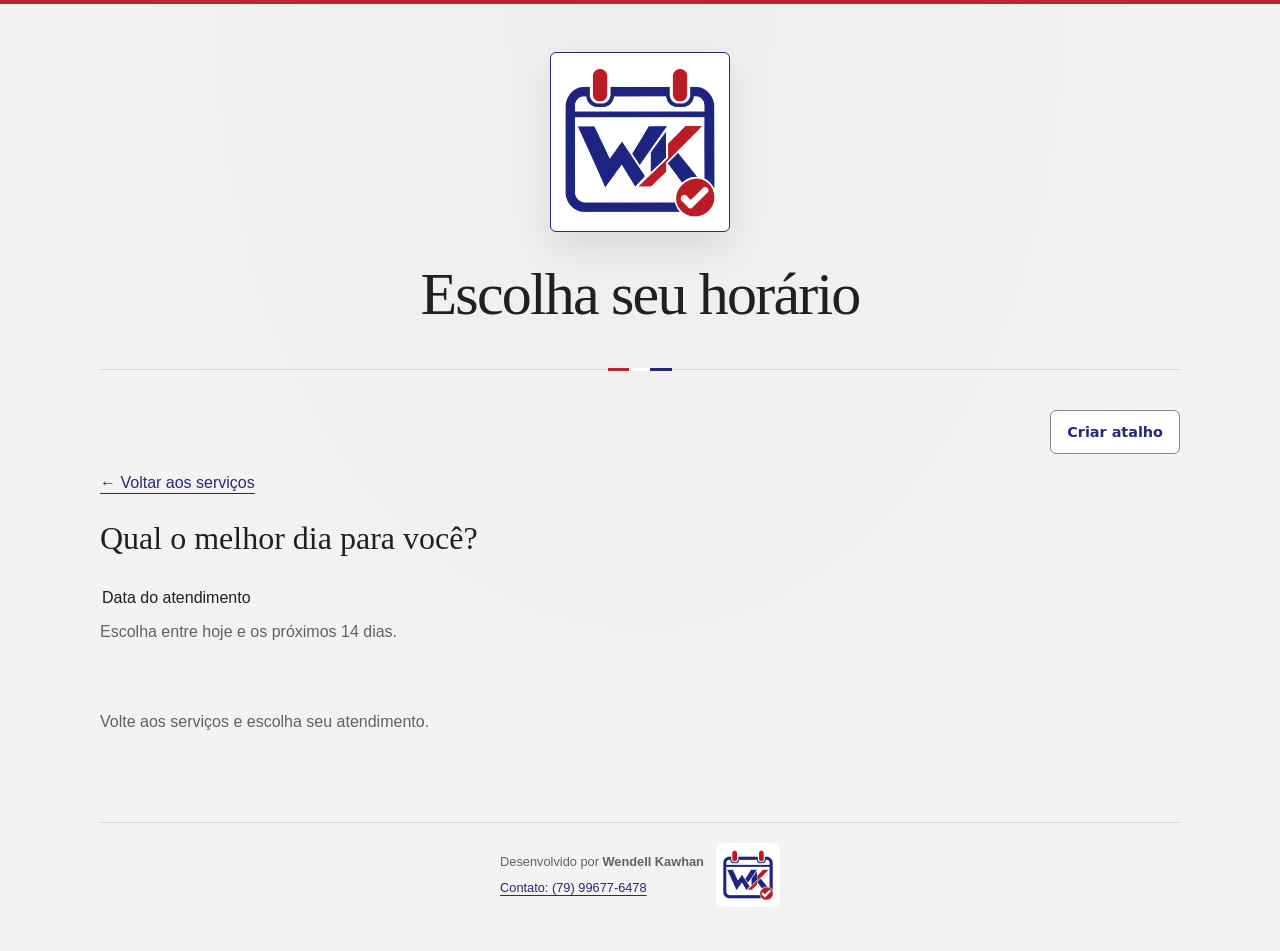
<file: horarios.html>
<!DOCTYPE html>
<html lang="pt-BR">
<head>
  <meta charset="UTF-8">
  <meta name="viewport" content="width=device-width, initial-scale=1">
  <link rel="icon" type="image/png" href="assets/wk-agendamento-logo.png">
  <title>Escolha o horário — Barbearia Salles</title>
  <link rel="stylesheet" href="style.css">
  <link rel="stylesheet" href="tema.css?v=20261004-calendario">
  <link rel="stylesheet" href="wk.css?v=20261003-logo">
  <link rel="stylesheet" href="contato-rodape.css?v=20261003-contato">
  <link rel="stylesheet" href="imagem-fundo.css?v=20261005-fundo">
  <script src="imagem-fundo.js?v=20261005-fundo" defer></script>
  <script src="tema.js?v=20261005-fundo" defer></script>
  <script src="supabase-config.js" defer></script>
  <script src="saas.js?v=20261007-proprietario" defer></script>
  <script src="agenda-db.js?v=20261006-servicos" defer></script>
  <script src="horarios.js?v=20261006-servicos" defer></script>
  <link rel="apple-touch-icon" sizes="180x180" href="assets/apple-touch-icon.png">
  <meta name="theme-color" content="#262878">
  <meta name="mobile-web-app-capable" content="yes">
  <meta name="apple-mobile-web-app-capable" content="yes">
  <link rel="stylesheet" href="atalho.css?v=20261006-atalho">
  <script src="atalho.js?v=20261007-proprietario" defer></script>
</head>
<body>
  <header class="cabecalho">
    <img class="logo" src="assets/wk-agendamento-logo.png" alt="WK — Agendamento">
    <h1>Escolha seu horário</h1>
  </header>
  <main class="agendamento">
    <a class="voltar" id="voltar-servicos" href="agendamento.html">← Voltar aos serviços</a>
    <section class="selecao-profissionais" aria-labelledby="titulo-horarios">
      <div class="titulo-horarios">
        <h2 id="titulo-horarios">Qual o melhor dia para você?</h2>
      </div>
      <p id="escolha-atual"></p>
      <form id="form-horarios" class="dados-cliente">
        <fieldset class="selecao-profissionais" id="etapa-dias">
          <legend>Data do atendimento</legend>
          <p>Escolha entre hoje e os próximos 14 dias.</p>
          <div class="grade-dias" id="grade-dias"></div>
        </fieldset>
        <div class="dia-escolhido" id="dia-escolhido" hidden>
          <strong id="texto-dia-escolhido"></strong>
          <button type="button" class="mudar-dia" id="mudar-dia">Mudar dia</button>
        </div>
        <fieldset class="selecao-profissionais" id="etapa-horarios" hidden>
          <legend>Escolha um horário</legend>
          <p>Os horários seguem o tempo de atendimento de cada profissional. A disponibilidade será verificada novamente ao solicitar.</p>
          <div class="grade-horarios" id="grade-horarios"></div>
        </fieldset>
        <p id="status-horarios" role="status">Selecione uma data para ver os horários.</p>
      </form>
    </section>
  </main>
  <footer class="rodape-site">
    <div class="assinatura-wk"><div class="creditos-wk"><span>Desenvolvido por <strong>Wendell Kawhan</strong></span><a href="https://api.whatsapp.com/send?phone=5579996776478" target="_blank" rel="noopener noreferrer" aria-label="Falar com Wendell Kawhan pelo WhatsApp">Contato: (79) 99677-6478</a></div><img class="marca-wk" src="assets/wk-agendamento-logo.png" alt="WK — Agendamento" width="64" height="64" loading="lazy" decoding="async"></div>
  </footer>
</body>
</html>
</file>
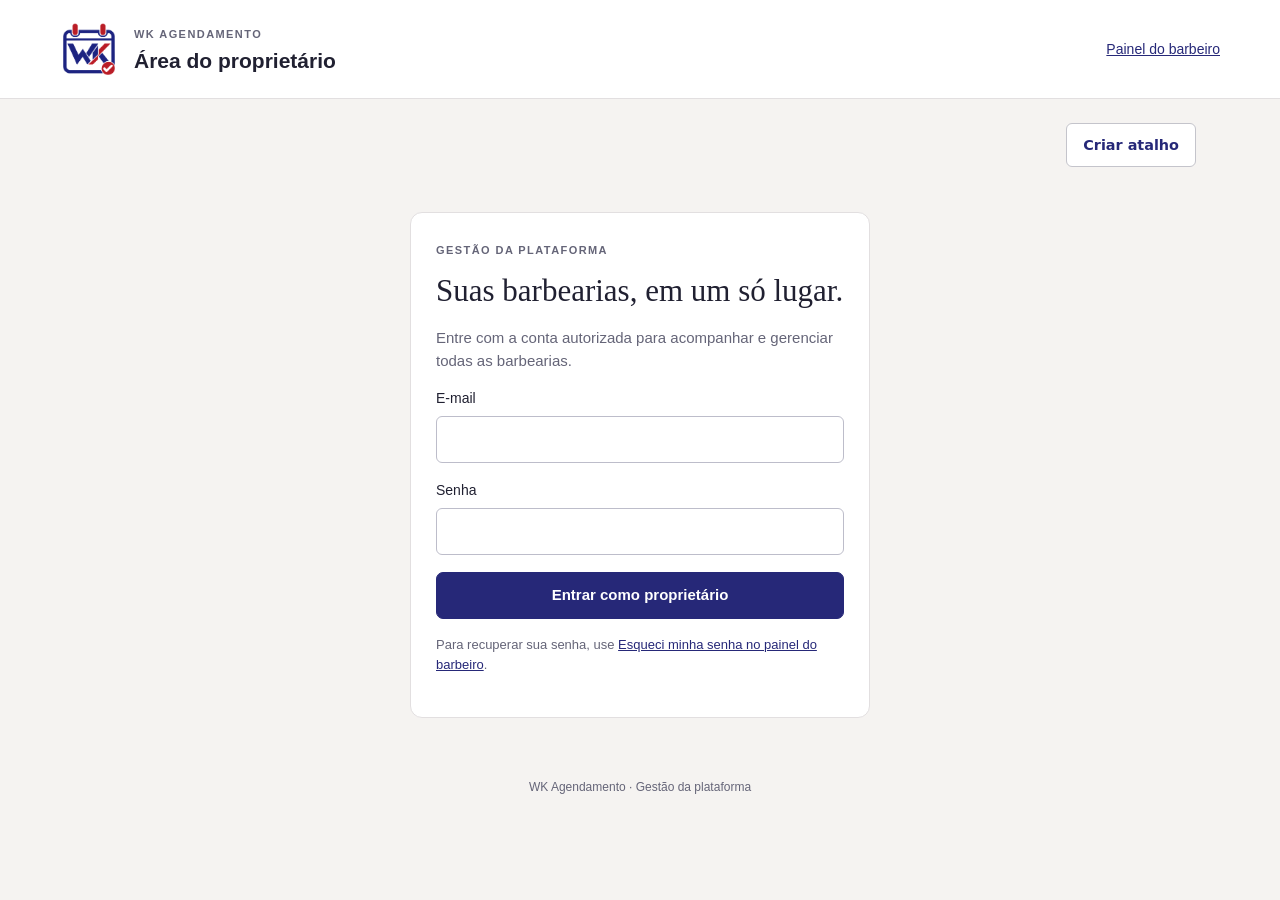
<file: proprietario.html>
<!DOCTYPE html>
<html lang="pt-BR">
<head>
  <meta charset="UTF-8">
  <meta name="viewport" content="width=device-width, initial-scale=1">
  <meta name="theme-color" content="#262878">
  <meta name="apple-mobile-web-app-capable" content="yes">
  <meta name="apple-mobile-web-app-status-bar-style" content="default">
  <meta name="robots" content="noindex,nofollow">
  <title>Área do proprietário — WK Agendamento</title>
  <link rel="icon" href="assets/app-192.png">
  <link rel="apple-touch-icon" href="assets/apple-touch-icon.png">
  <link rel="stylesheet" href="proprietario.css?v=20261007-exclusao">
  <link rel="stylesheet" href="atalho.css?v=20261006-atalho">
  <script src="supabase-config.js" defer></script>
  <script src="saas.js?v=20261007" defer></script>
  <script src="proprietario.js?v=20261007-exclusao" defer></script>
  <script src="atalho.js?v=20261007-proprietario" defer></script>
</head>
<body>
  <header class="topo"><a href="index.html" aria-label="WK Agendamento — início"><img src="assets/wk-agendamento-logo.png" alt="WK Agendamento" width="58" height="58"></a><div><span class="sobretitulo">WK AGENDAMENTO</span><h1>Área do proprietário</h1></div><a class="link-painel" href="admin.html">Painel do barbeiro</a><button id="sair-proprietario" type="button" hidden>Sair</button></header>
  <main>
    <p id="aviso-proprietario" class="aviso" role="status" aria-live="polite"></p>
    <section id="acesso-proprietario" class="cartao login">
      <span class="sobretitulo">GESTÃO DA PLATAFORMA</span><h2>Suas barbearias, em um só lugar.</h2>
      <p>Entre com a conta autorizada para acompanhar e gerenciar todas as barbearias.</p>
      <form id="login-proprietario"><label>E-mail<input name="email" type="email" autocomplete="username" required maxlength="254"></label><label>Senha<input name="password" type="password" autocomplete="current-password" required></label><button type="submit" class="primario">Entrar como proprietário</button></form>
      <p class="ajuda">Para recuperar sua senha, use <a href="admin.html">Esqueci minha senha no painel do barbeiro</a>.</p>
    </section>
    <div id="gestao-proprietario" hidden>
      <section class="abertura"><div><span class="sobretitulo">VISÃO GERAL</span><h2>Gestão de barbearias</h2><p id="conta-proprietario"></p></div><button id="atualizar-proprietario" type="button">Atualizar dados</button></section>
      <section id="totais-proprietario" class="indicadores" aria-label="Resumo da plataforma"></section>
      <section id="limpeza-exclusoes" class="cartao" hidden><p>Há imagens de barbearias excluídas aguardando remoção.</p><button id="concluir-limpeza" type="button">Concluir remoção das imagens</button></section>
      <section class="cartao">
        <div class="titulo-secao"><h3>Barbearias cadastradas</h3><span id="resultado-proprietario" role="status"></span></div>
        <form id="busca-proprietario" class="filtros"><label>Buscar barbearia<input type="search" name="busca" maxlength="100" placeholder="Nome, link, WhatsApp ou e-mail"></label><label>Agendamentos<select name="situacao"><option value="todas">Todas as barbearias</option><option value="ativas">Ativos</option><option value="suspensas">Suspensos</option></select></label><button type="submit" class="primario">Buscar</button></form>
        <div id="lista-barbearias" class="lojas" aria-busy="false"></div>
        <div class="paginacao"><button id="lojas-anterior" type="button">Anterior</button><span id="pagina-proprietario" role="status"></span><button id="lojas-proxima" type="button">Próxima</button></div>
      </section>
      <section class="cartao"><h3>Últimas alterações</h3><p class="ajuda">Histórico das 20 alterações mais recentes feitas pela área do proprietário.</p><ol id="auditoria-proprietario" class="historico"></ol></section>
    </div>
    <dialog id="editar-barbearia" aria-labelledby="titulo-editar">
      <div class="titulo-secao"><h2 id="titulo-editar">Gerenciar barbearia</h2><button id="fechar-edicao" type="button" aria-label="Fechar edição da barbearia">Fechar</button></div>
      <p id="identidade-edicao" class="ajuda"></p>
      <form id="form-editar-barbearia"><fieldset id="campos-edicao"><label>Nome da barbearia<input name="nome" maxlength="100" required></label><label>WhatsApp com DDD<input name="whatsapp" inputmode="tel" maxlength="20" required autocomplete="tel"></label><label>Novos agendamentos<select name="ativa"><option value="true">Ativos</option><option value="false">Suspensos</option></select></label><p id="efeito-suspensao" class="ajuda">Ao suspender, novas reservas e remarcações serão bloqueadas. O barbeiro poderá consultar o histórico, concluir atendimentos e registrar pagamentos existentes.</p><p id="aviso-edicao" class="aviso" role="alert"></p><button type="submit" class="primario">Salvar alterações</button></fieldset></form>
      <div class="zona-exclusao"><h3>Excluir barbearia</h3><p class="ajuda">Para apagar definitivamente esta barbearia e seus dados, confirme o nome na próxima etapa.</p><button id="abrir-exclusao" type="button" class="perigo">Excluir esta barbearia</button></div>
    </dialog>
    <dialog id="excluir-barbearia" aria-labelledby="titulo-excluir" aria-describedby="aviso-definitivo">
      <div class="titulo-secao"><h2 id="titulo-excluir">Excluir barbearia</h2><button id="cancelar-exclusao" type="button">Cancelar</button></div>
      <p id="aviso-definitivo">Esta ação apaga os profissionais, serviços, agendamentos, clientes e registros financeiros desta barbearia. Não pode ser desfeita.</p>
      <p class="nome-confirmacao">Digite exatamente: <strong id="nome-exclusao"></strong></p>
      <form id="form-excluir-barbearia"><fieldset id="campos-exclusao"><label for="confirmar-nome-exclusao">Nome da barbearia para confirmar<input id="confirmar-nome-exclusao" name="confirmacao" maxlength="100" required autocomplete="off" autocapitalize="off" spellcheck="false"></label><p class="ajuda">O nome deve ser igual ao exibido acima, incluindo maiúsculas e acentos.</p><p id="aviso-exclusao" class="aviso" role="alert"></p><button id="confirmar-exclusao" type="submit" class="perigo" disabled>Excluir definitivamente</button></fieldset></form>
    </dialog>
  </main>
  <footer>WK Agendamento · Gestão da plataforma</footer>
</body>
</html>
</file>
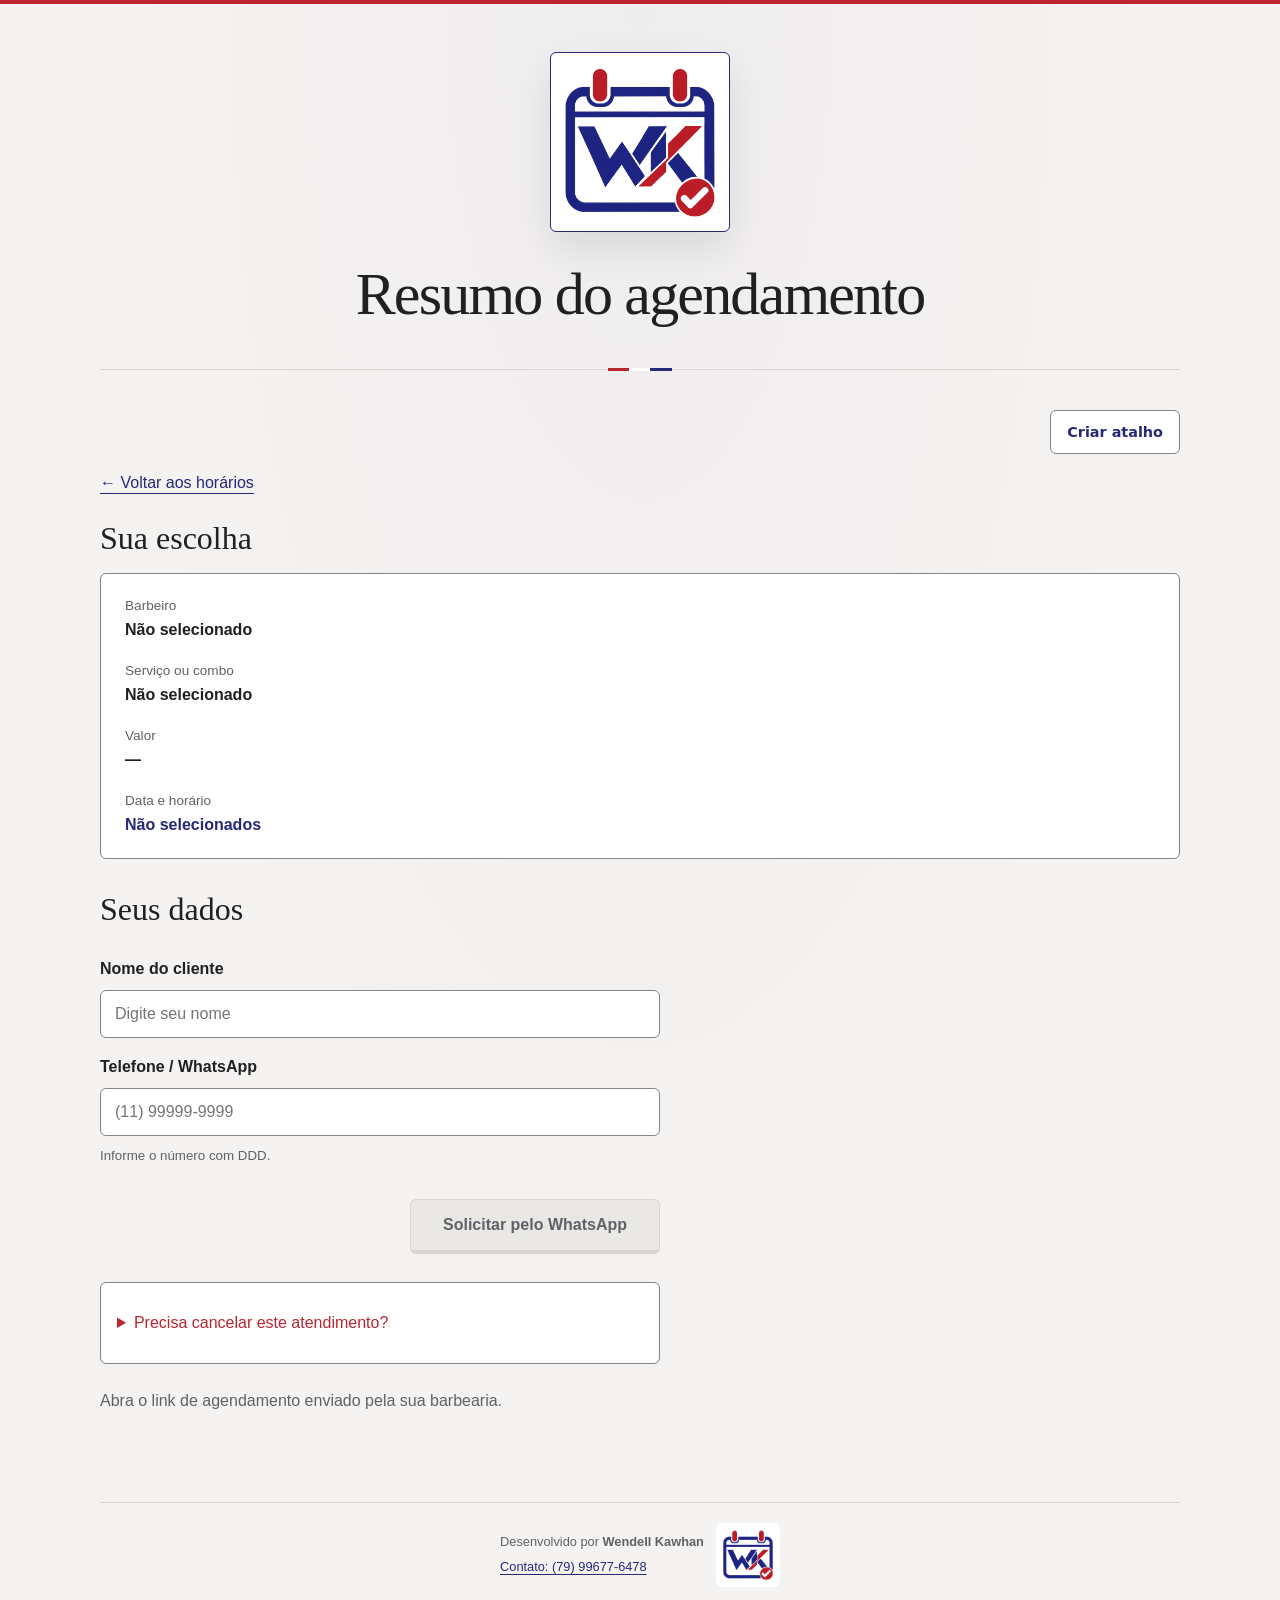
<file: resumo.html>
<!DOCTYPE html>
<html lang="pt-BR">
<head>
  <meta charset="UTF-8">
  <meta name="viewport" content="width=device-width, initial-scale=1">
  <link rel="icon" type="image/png" href="assets/wk-agendamento-logo.png">
  <title>Resumo — Barbearia Salles</title>
  <link rel="stylesheet" href="style.css">
  <link rel="stylesheet" href="tema.css?v=20261004-calendario">
  <link rel="stylesheet" href="wk.css?v=20261003-logo">
  <link rel="stylesheet" href="contato-rodape.css?v=20261003-contato">
  <link rel="stylesheet" href="imagem-fundo.css?v=20261005-fundo">
  <script src="imagem-fundo.js?v=20261005-fundo" defer></script>
  <script src="tema.js?v=20261005-fundo" defer></script>
  <script src="supabase-config.js" defer></script>
  <script src="saas.js?v=20261007-proprietario" defer></script>
  <script src="agenda-db.js?v=20261006-servicos" defer></script>
  <script src="resumo.js?v=20261002-3" defer></script>
  <link rel="apple-touch-icon" sizes="180x180" href="assets/apple-touch-icon.png">
  <meta name="theme-color" content="#262878">
  <meta name="mobile-web-app-capable" content="yes">
  <meta name="apple-mobile-web-app-capable" content="yes">
  <link rel="stylesheet" href="atalho.css?v=20261006-atalho">
  <script src="atalho.js?v=20261007-proprietario" defer></script>
</head>
<body>
  <header class="cabecalho">
    <img class="logo" src="assets/wk-agendamento-logo.png" alt="WK — Agendamento">
    <h1>Resumo do agendamento</h1>
  </header>
  <main class="agendamento">
    <a class="voltar" id="voltar-servicos" href="horarios.html">← Voltar aos horários</a>
    <section class="selecao-profissionais" aria-labelledby="titulo-resumo">
      <h2 id="titulo-resumo">Sua escolha</h2>
      <dl class="detalhes-resumo">
        <dt>Barbeiro</dt><dd id="resumo-profissional">Não selecionado</dd>
        <dt>Serviço ou combo</dt><dd id="resumo-escolha">Não selecionado</dd>
        <dt>Valor</dt><dd id="resumo-preco">—</dd>
        <dt>Data e horário</dt><dd id="resumo-horario">Não selecionados</dd>
      </dl>
      <form id="dados-cliente" class="dados-cliente">
        <h2>Seus dados</h2>
        <label for="nome-cliente">Nome do cliente</label>
        <input id="nome-cliente" name="nome" type="text" autocomplete="name" placeholder="Digite seu nome" required maxlength="100">
        <label for="telefone-cliente">Telefone / WhatsApp</label>
        <input id="telefone-cliente" name="telefone" type="tel" autocomplete="tel-national" inputmode="tel" placeholder="(11) 99999-9999" required maxlength="15" pattern="\([0-9]{2}\) [0-9]{4,5}-[0-9]{4}" aria-describedby="ajuda-telefone">
        <small id="ajuda-telefone">Informe o número com DDD.</small>
        <button class="botao-continuar" type="submit">Solicitar pelo WhatsApp</button>
        <details class="cancelamento">
          <summary>Precisa cancelar este atendimento?</summary>
          <p>Confira os dados acima. O botão abre um pedido de cancelamento no WhatsApp para você enviar ao barbeiro.</p>
          <button class="botao-cancelar" type="submit" name="acao" value="cancelar">Solicitar cancelamento</button>
          <small>O cancelamento depende da confirmação do barbeiro.</small>
        </details>
        <p id="status-cliente" role="status">A mensagem será aberta no WhatsApp para você enviar. Aguarde a confirmação do barbeiro.</p>
      </form>
    </section>
  </main>
  <footer class="rodape-site">
    <div class="assinatura-wk"><div class="creditos-wk"><span>Desenvolvido por <strong>Wendell Kawhan</strong></span><a href="https://api.whatsapp.com/send?phone=5579996776478" target="_blank" rel="noopener noreferrer" aria-label="Falar com Wendell Kawhan pelo WhatsApp">Contato: (79) 99677-6478</a></div><img class="marca-wk" src="assets/wk-agendamento-logo.png" alt="WK — Agendamento" width="64" height="64" loading="lazy" decoding="async"></div>
  </footer>
</body>
</html>
</file>
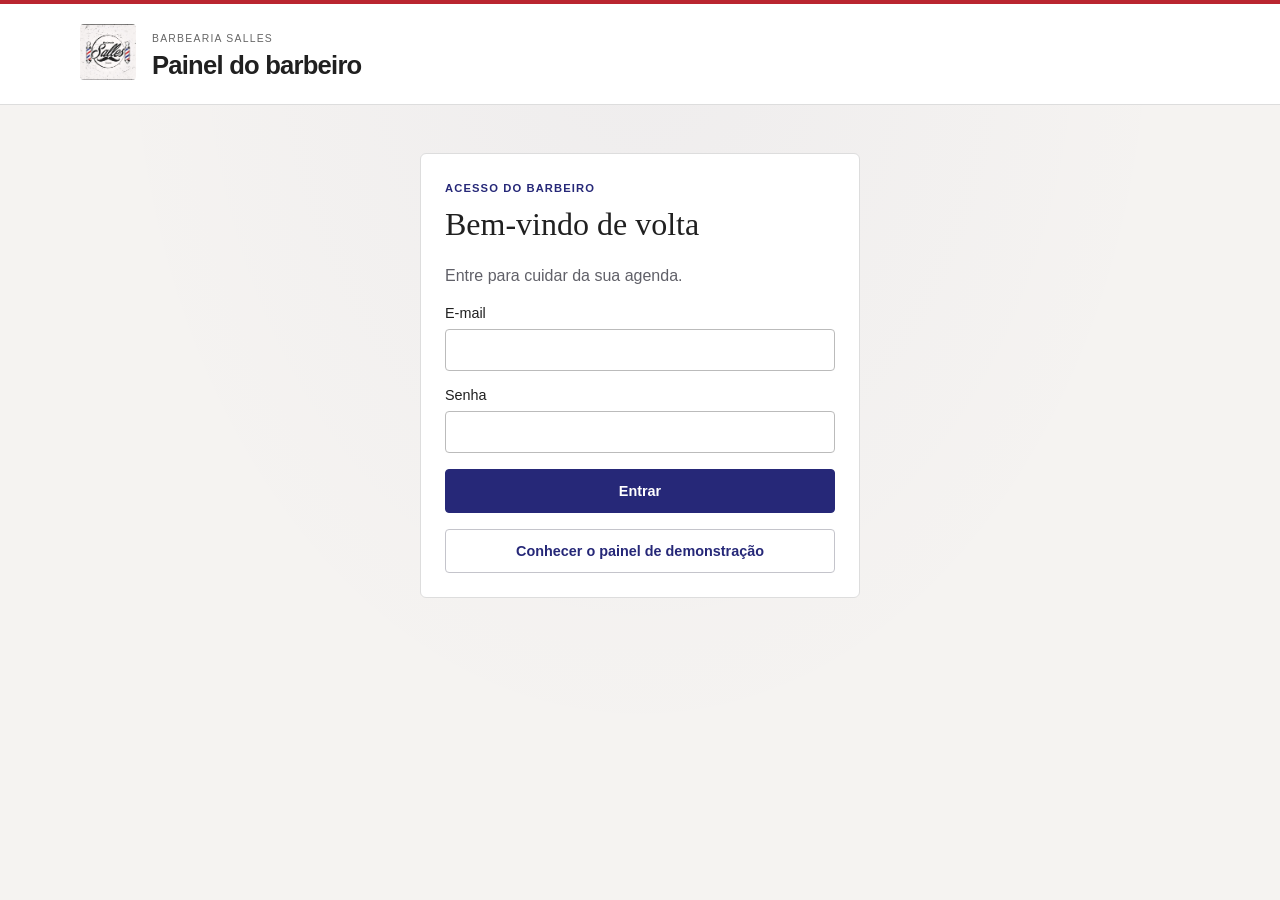
<file: agenda barbearia/admin.html>
<!DOCTYPE html>
<html lang="pt-BR">
<head>
  <meta charset="UTF-8">
  <meta name="viewport" content="width=device-width, initial-scale=1">
  <title>Painel do barbeiro — Salles</title>
  <link rel="stylesheet" href="style.css">
  <link rel="stylesheet" href="admin.css">
  <script src="supabase-config.js" defer></script>
  <script src="admin.js" defer></script>
</head>
<body>
  <header class="admin-topo"><a href="index.html"><img src="assets/barbearia%20Sales.jpg" alt="Barbearia Salles" width="56" height="56"></a><div><small>BARBEARIA SALLES</small><h1>Painel do barbeiro</h1></div><button id="sair" hidden>Sair</button></header>
  <main class="admin-main">
    <p id="aviso" class="admin-aviso" role="status"></p>
    <section id="login" class="admin-card login-card">
      <span class="etiqueta">Acesso do barbeiro</span><h2>Bem-vindo de volta</h2><p>Entre para cuidar da sua agenda.</p>
      <form id="form-login"><label>E-mail<input name="email" type="email" autocomplete="username" required></label><label>Senha<input name="password" type="password" autocomplete="current-password" required></label><button class="primario">Entrar</button></form>
      <button id="demonstracao" class="secundario">Conhecer o painel de demonstração</button>
    </section>
    <div id="painel" hidden>
      <nav class="admin-nav" aria-label="Áreas do painel"><button data-area="agenda" aria-pressed="true">Agendamentos</button><button data-area="servicos" aria-pressed="false">Serviços e preços</button><button data-area="horarios" aria-pressed="false">Horários</button></nav>
      <section id="agenda" class="area"><div class="admin-titulo"><div><span class="etiqueta">Sua rotina</span><h2>Agendamentos</h2></div><label>Dia<input id="filtro-data" type="date"></label><button id="atualizar">Atualizar</button></div><div id="lista-agenda" class="admin-lista"></div></section>
      <section id="servicos" class="area" hidden><div class="admin-titulo"><div><span class="etiqueta">Seu catálogo</span><h2>Serviços e preços</h2></div></div><div class="admin-colunas"><form id="form-servico" class="admin-card"><h3 id="titulo-editor">Adicionar serviço</h3><input type="hidden" name="id"><label>Nome<input name="nome" maxlength="100" required></label><label>Descrição<textarea name="descricao" maxlength="300"></textarea></label><div class="dupla"><label>Preço (R$)<input name="preco" type="number" min="0.01" step="0.01" required></label><label>Categoria<select name="categoria"><option value="individual">Individual</option><option value="combo">Combo</option></select></label></div><label>Imagem (caminho ou URL HTTPS)<input name="imagem" placeholder="assets/corte.jpg"></label><button class="primario">Salvar serviço</button><button type="button" id="limpar-servico">Novo serviço</button></form><div id="lista-servicos" class="admin-lista"></div></div></section>
      <section id="horarios" class="area" hidden><div class="admin-titulo"><div><span class="etiqueta">Expediente e folgas</span><h2>Horários de trabalho</h2></div></div><section class="admin-card"><h3>Recebimento de agendamentos</h3><p id="estado-pausa" role="status">Consultando expediente…</p><button id="alternar-pausa" type="button" disabled>Pausar expediente</button><p>A pausa bloqueia novas reservas para toda a barbearia até você retomar. Não cancela atendimentos já agendados.</p></section><form id="form-expediente" class="admin-card"><p>Atendimentos de 40 minutos. Desmarque os dias em que a barbearia não abre. Para almoço ou descanso, preencha início e fim do intervalo; deixe ambos vazios se não houver intervalo.</p><div id="dias-semana"></div><button class="primario">Salvar expediente</button></form><form id="form-bloqueio" class="admin-card"><h3>Bloquear uma data ou horário</h3><div class="dupla"><label>Data<input name="data" type="date" required></label><label>Horário (vazio = dia inteiro)<input name="horario" type="time"></label></div><label>Motivo<input name="motivo" maxlength="200" placeholder="Folga, compromisso…"></label><button>Adicionar bloqueio</button></form><div id="lista-bloqueios" class="admin-lista"></div></section>
    </div>
  </main>
</body>
</html>
</file>
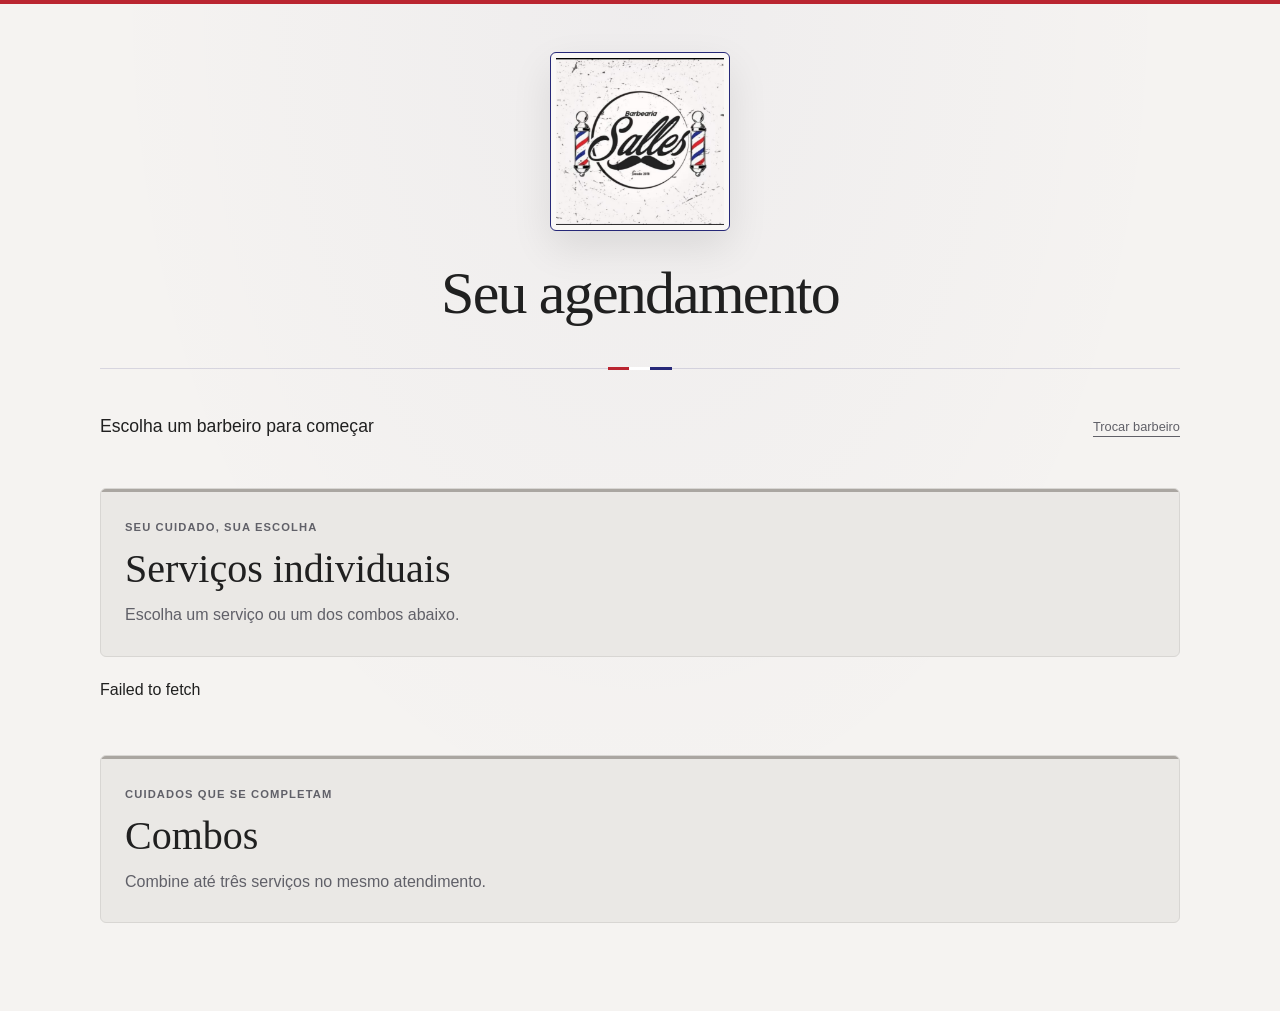
<file: agenda barbearia/agendamento.html>
<!DOCTYPE html>
<html lang="pt-BR">
<head>
  <meta charset="UTF-8">
  <meta name="viewport" content="width=device-width, initial-scale=1">
  <title>Seu agendamento — Barbearia Salles</title>
  <link rel="stylesheet" href="style.css">
  <script src="supabase-config.js" defer></script>
  <script src="agenda-db.js" defer></script>
  <script src="agendamento.js" defer></script>
</head>
<body>
  <header class="cabecalho">
    <img class="logo" src="assets/barbearia%20Sales.jpg" alt="Barbearia Salles">
    <h1>Seu agendamento</h1>
  </header>
  <main class="agendamento">
    <section class="selecao-profissionais profissional-atual" aria-labelledby="profissional-escolhido">
      <div class="profissional-atual-linha">
      <h2 id="profissional-escolhido">Escolha um barbeiro para começar</h2>
      <a class="voltar trocar-profissional" href="index.html">Trocar barbeiro</a>
      </div>
    </section>
    <section class="catalogo" aria-labelledby="titulo-servicos">
      <header class="cabecalho-catalogo">
      <span class="etiqueta">Seu cuidado, sua escolha</span>
      <h2 id="titulo-servicos">Serviços individuais</h2>
      <p>Escolha um serviço ou um dos combos abaixo.</p>
      </header>
      <div class="grade-servicos">
        <button class="servico" type="button" aria-pressed="false" data-servico="Pezinho"><img class="imagem-servico" src="assets/pezinho.jpg" alt="" loading="lazy"><span class="etiqueta">Acabamento</span><strong>Pezinho</strong><span class="preco-servico">R$ 10,00</span><span>Contorno e acabamento do cabelo.</span></button>
        <button class="servico" type="button" aria-pressed="false" data-servico="Sobrancelha"><img class="imagem-servico" src="assets/sobrancelha.jpg" alt="" loading="lazy"><span class="etiqueta">Detalhes</span><strong>Sobrancelha</strong><span class="preco-servico">R$ 10,00</span><span>Limpeza e definição do desenho.</span></button>
        <button class="servico" type="button" aria-pressed="false" data-servico="Barba"><img class="imagem-servico" src="assets/barba.jpg" alt="" loading="lazy"><span class="etiqueta">Barbearia</span><strong>Barba</strong><span class="preco-servico">R$ 20,00</span><span>Desenho e acabamento da barba.</span></button>
        <button class="servico" type="button" aria-pressed="false" data-servico="Corte"><img class="imagem-servico" src="assets/corte.jpg" alt="" loading="lazy"><span class="etiqueta">Cabelo</span><strong>Corte</strong><span class="preco-servico">R$ 30,00</span><span>Um corte para o seu estilo.</span></button>
        <button class="servico" type="button" aria-pressed="false" data-servico="Botox capilar"><img class="imagem-servico" src="assets/botox.png" alt="" loading="lazy"><span class="etiqueta">Tratamento</span><strong>Botox capilar</strong><span class="preco-servico">R$ 80,00</span><span>Cuidado e tratamento dos fios.</span></button>
      </div>
    </section>
    <section class="catalogo catalogo-combos" aria-labelledby="titulo-combos">
      <header class="cabecalho-catalogo">
      <span class="etiqueta">Cuidados que se completam</span>
      <h2 id="titulo-combos">Combos</h2>
      <p>Combine até três serviços no mesmo atendimento.</p>
      </header>
      <div class="grade-servicos">
        <button class="servico combo" type="button" aria-pressed="false" data-servico="Barba + sobrancelha"><img class="imagem-servico" src="assets/barba.jpg" alt="" loading="lazy"><span class="etiqueta">2 serviços</span><strong>Barba + sobrancelha</strong><span class="preco-servico">R$ 25,00</span><span>Desenho da barba e definição da sobrancelha.</span></button>
        <button class="servico combo" type="button" aria-pressed="false" data-servico="Barba + pezinho"><img class="imagem-servico" src="assets/barba.jpg" alt="" loading="lazy"><span class="etiqueta">2 serviços</span><strong>Barba + pezinho</strong><span class="preco-servico">R$ 30,00</span><span>Desenho da barba e acabamento do cabelo.</span></button>
        <button class="servico combo" type="button" aria-pressed="false" data-servico="Em dia: pezinho + barba + sobrancelha"><img class="imagem-servico" src="assets/pezinho.jpg" alt="" loading="lazy"><span class="etiqueta">3 serviços</span><strong>Em dia</strong><span class="preco-servico">R$ 35,00</span><span>Pezinho + barba + sobrancelha</span></button>
        <button class="servico combo" type="button" aria-pressed="false" data-servico="Cabelo + sobrancelha"><img class="imagem-servico" src="assets/corte.jpg" alt="" loading="lazy"><span class="etiqueta">2 serviços</span><strong>Cabelo + sobrancelha</strong><span class="preco-servico">R$ 35,00</span><span>Corte de cabelo e definição da sobrancelha.</span></button>
        <button class="servico combo" type="button" aria-pressed="false" data-servico="Clássico: corte + barba"><img class="imagem-servico" src="assets/corte.jpg" alt="" loading="lazy"><span class="etiqueta">2 serviços</span><strong>Clássico</strong><span class="preco-servico">R$ 45,00</span><span>Corte + barba</span></button>
        <button class="servico combo" type="button" aria-pressed="false" data-servico="Visual completo: corte + barba + sobrancelha"><img class="imagem-servico" src="assets/corte.jpg" alt="" loading="lazy"><span class="etiqueta">3 serviços</span><strong>Visual completo</strong><span class="preco-servico">R$ 50,00</span><span>Corte + barba + sobrancelha</span></button>
        <button class="servico combo" type="button" aria-pressed="false" data-servico="Renovação: botox capilar + corte"><img class="imagem-servico" src="assets/botox.png" alt="" loading="lazy"><span class="etiqueta">2 serviços</span><strong>Renovação</strong><span class="preco-servico">R$ 90,00</span><span>Botox capilar + corte</span></button>
        <button class="servico combo" type="button" aria-pressed="false" data-servico="Botox + corte + barba"><img class="imagem-servico" src="assets/botox.png" alt="" loading="lazy"><span class="etiqueta">3 serviços</span><strong>Botox + corte + barba</strong><span class="preco-servico">R$ 100,00</span><span>Botox capilar, corte de cabelo e desenho da barba.</span></button>
      </div>
    </section>
  </main>
</body>
</html>
</file>
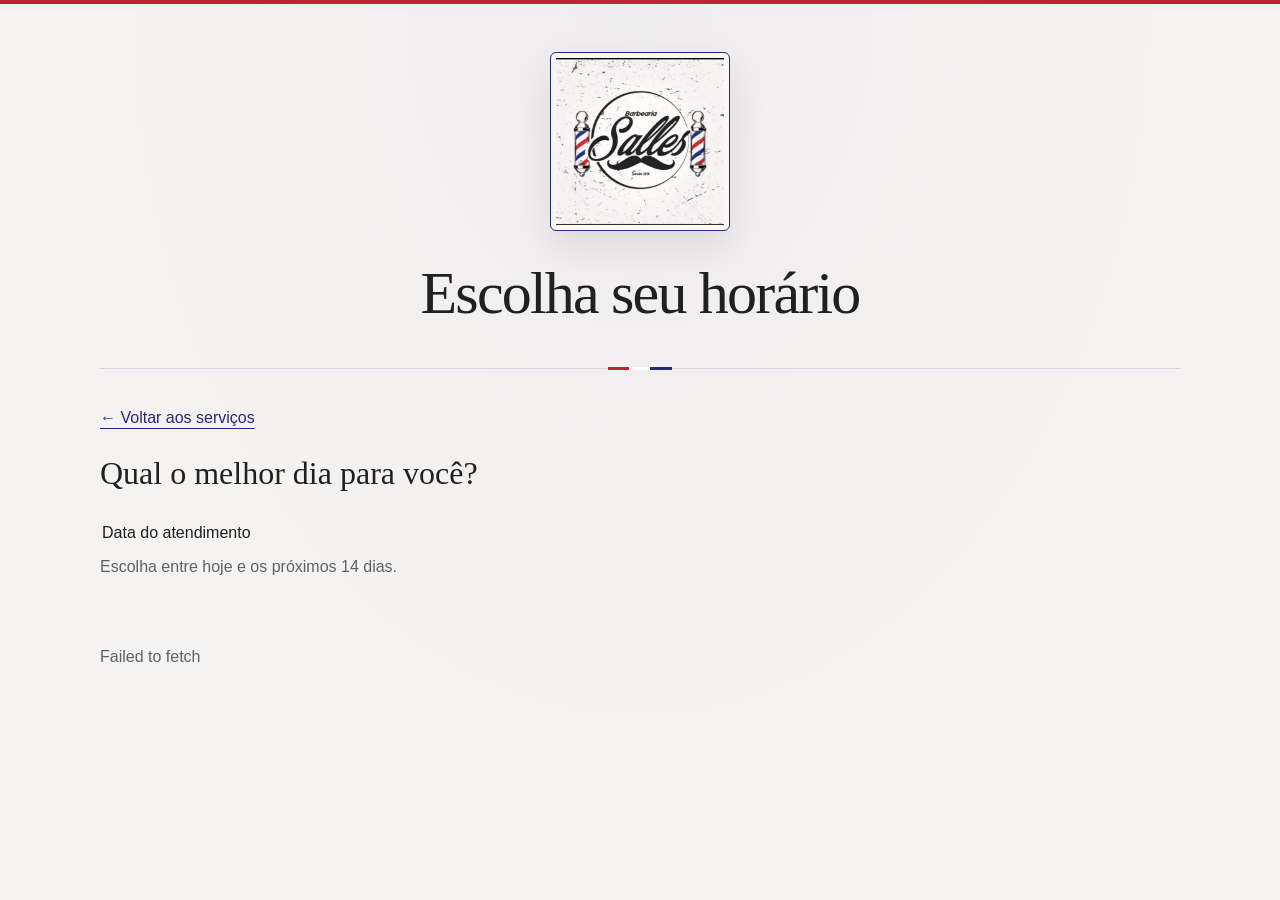
<file: agenda barbearia/horarios.html>
<!DOCTYPE html>
<html lang="pt-BR">
<head>
  <meta charset="UTF-8">
  <meta name="viewport" content="width=device-width, initial-scale=1">
  <title>Escolha o horário — Barbearia Salles</title>
  <link rel="stylesheet" href="style.css">
  <script src="supabase-config.js" defer></script>
  <script src="agenda-db.js" defer></script>
  <script src="horarios.js" defer></script>
</head>
<body>
  <header class="cabecalho">
    <img class="logo" src="assets/barbearia%20Sales.jpg" alt="Barbearia Salles">
    <h1>Escolha seu horário</h1>
  </header>
  <main class="agendamento">
    <a class="voltar" id="voltar-servicos" href="agendamento.html">← Voltar aos serviços</a>
    <section class="selecao-profissionais" aria-labelledby="titulo-horarios">
      <div class="titulo-horarios">
        <h2 id="titulo-horarios">Qual o melhor dia para você?</h2>
      </div>
      <p id="escolha-atual"></p>
      <form id="form-horarios" class="dados-cliente">
        <fieldset class="selecao-profissionais" id="etapa-dias">
          <legend>Data do atendimento</legend>
          <p>Escolha entre hoje e os próximos 14 dias.</p>
          <div class="grade-dias" id="grade-dias"></div>
        </fieldset>
        <div class="dia-escolhido" id="dia-escolhido" hidden>
          <strong id="texto-dia-escolhido"></strong>
          <button type="button" class="mudar-dia" id="mudar-dia">Mudar dia</button>
        </div>
        <fieldset class="selecao-profissionais" id="etapa-horarios" hidden>
          <legend>Escolha um horário</legend>
          <p>Atendimentos de 40 minutos. Horários ilustrativos, ainda sem consulta à agenda da barbearia.</p>
          <div class="grade-horarios" id="grade-horarios"></div>
        </fieldset>
        <p id="status-horarios" role="status">Selecione uma data para ver os horários.</p>
      </form>
    </section>
  </main>
</body>
</html>
</file>
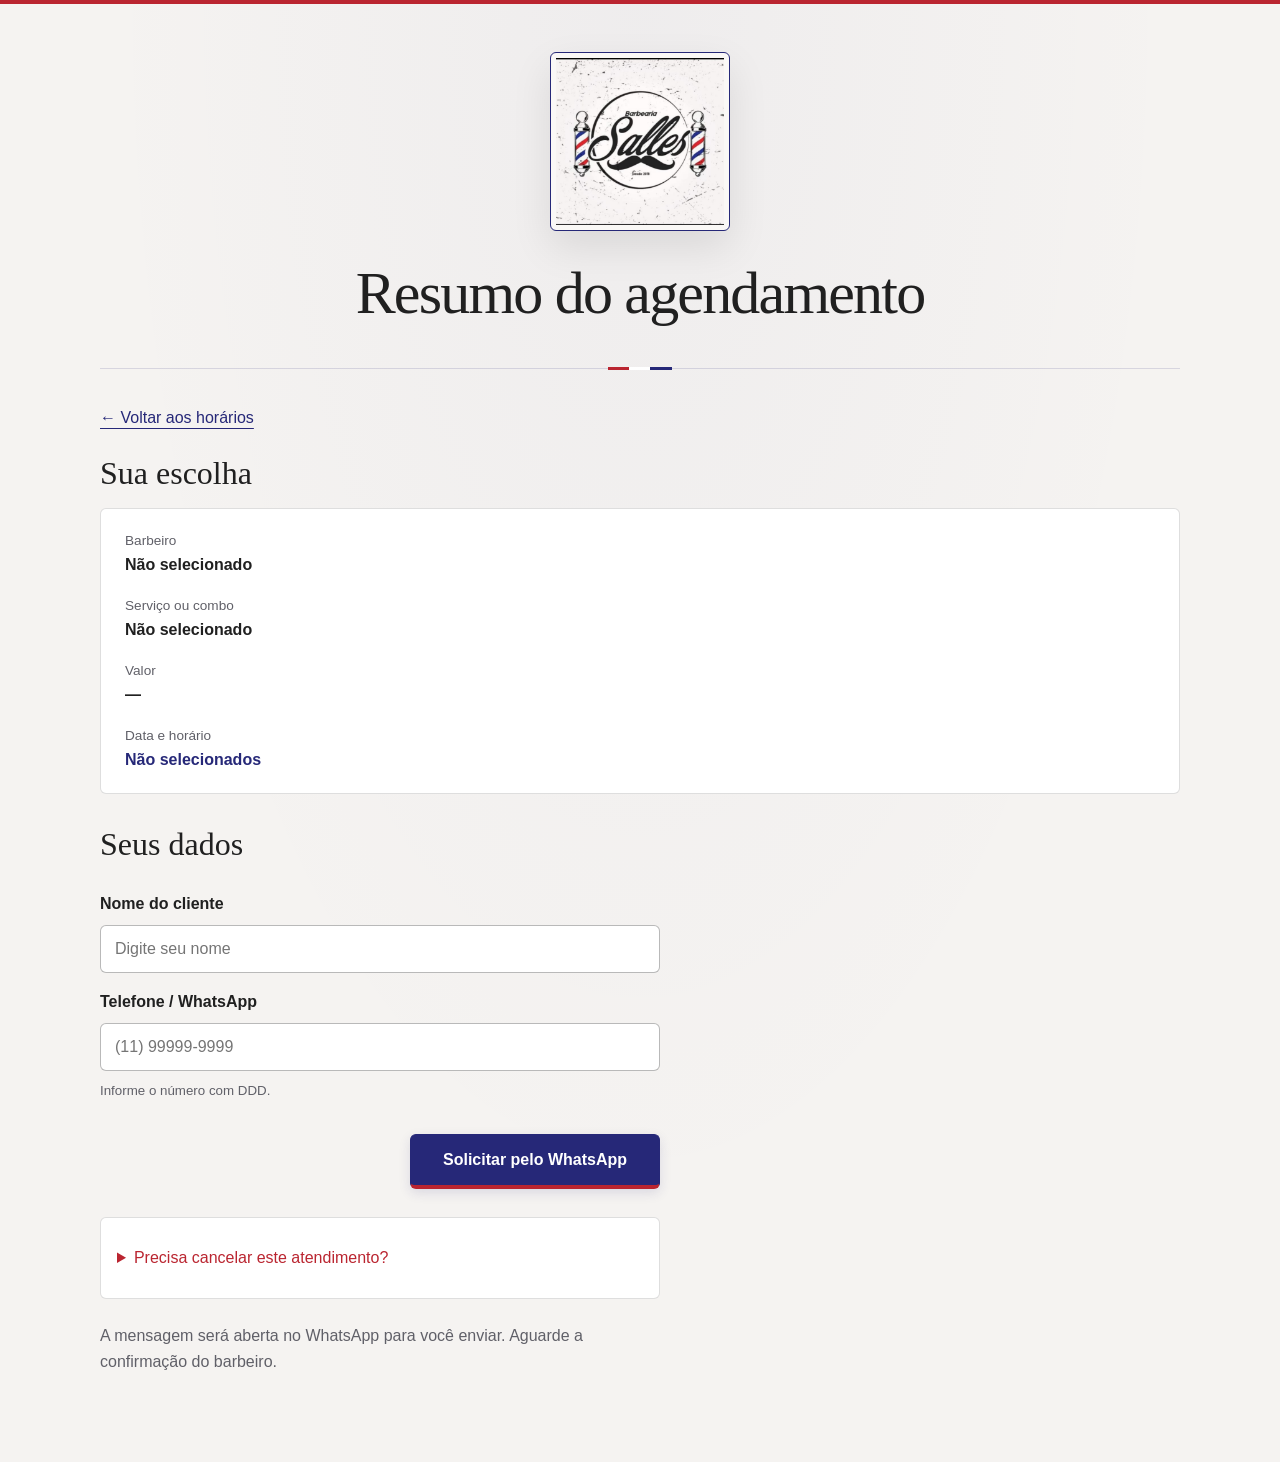
<file: agenda barbearia/resumo.html>
<!DOCTYPE html>
<html lang="pt-BR">
<head>
  <meta charset="UTF-8">
  <meta name="viewport" content="width=device-width, initial-scale=1">
  <title>Resumo — Barbearia Salles</title>
  <link rel="stylesheet" href="style.css">
  <script src="supabase-config.js" defer></script>
  <script src="agenda-db.js" defer></script>
  <script src="resumo.js" defer></script>
</head>
<body>
  <header class="cabecalho">
    <img class="logo" src="assets/barbearia%20Sales.jpg" alt="Barbearia Salles">
    <h1>Resumo do agendamento</h1>
  </header>
  <main class="agendamento">
    <a class="voltar" id="voltar-servicos" href="horarios.html">← Voltar aos horários</a>
    <section class="selecao-profissionais" aria-labelledby="titulo-resumo">
      <h2 id="titulo-resumo">Sua escolha</h2>
      <dl class="detalhes-resumo">
        <dt>Barbeiro</dt><dd id="resumo-profissional">Não selecionado</dd>
        <dt>Serviço ou combo</dt><dd id="resumo-escolha">Não selecionado</dd>
        <dt>Valor</dt><dd id="resumo-preco">—</dd>
        <dt>Data e horário</dt><dd id="resumo-horario">Não selecionados</dd>
      </dl>
      <form id="dados-cliente" class="dados-cliente">
        <h2>Seus dados</h2>
        <label for="nome-cliente">Nome do cliente</label>
        <input id="nome-cliente" name="nome" type="text" autocomplete="name" placeholder="Digite seu nome" required maxlength="100">
        <label for="telefone-cliente">Telefone / WhatsApp</label>
        <input id="telefone-cliente" name="telefone" type="tel" autocomplete="tel-national" inputmode="tel" placeholder="(11) 99999-9999" required maxlength="15" pattern="\([0-9]{2}\) [0-9]{4,5}-[0-9]{4}" aria-describedby="ajuda-telefone">
        <small id="ajuda-telefone">Informe o número com DDD.</small>
        <button class="botao-continuar" type="submit">Solicitar pelo WhatsApp</button>
        <details class="cancelamento">
          <summary>Precisa cancelar este atendimento?</summary>
          <p>Confira os dados acima. O botão abre um pedido de cancelamento no WhatsApp para você enviar ao barbeiro.</p>
          <button class="botao-cancelar" type="submit" name="acao" value="cancelar">Solicitar cancelamento</button>
          <small>O cancelamento depende da confirmação do barbeiro.</small>
        </details>
        <p id="status-cliente" role="status">A mensagem será aberta no WhatsApp para você enviar. Aguarde a confirmação do barbeiro.</p>
      </form>
    </section>
  </main>
</body>
</html>
</file>
<file: style.css>
:root {
  color-scheme: light;
  --fundo: #f5f3f1;
  --texto: #202020;
  --azul: #262878;
  --vermelho: #ba2530;
}

* {
  box-sizing: border-box;
}

[hidden] {
  display: none !important;
}

.dia-escolhido {
  display: flex;
  align-items: center;
  justify-content: space-between;
  flex-wrap: wrap;
  gap: 16px;
  padding: 16px;
  border: 1px solid #d8d6d3;
  border-radius: 6px;
  background: #eae8e5;
  line-height: 1.5;
}

.mudar-dia {
  min-height: 44px;
  padding: 10px 18px;
  border: 1px solid var(--azul);
  border-radius: 6px;
  background: white;
  color: var(--azul);
  font: 600 0.9rem Arial, sans-serif;
  cursor: pointer;
}

.mudar-dia:focus-visible {
  outline: 2px solid var(--vermelho);
  outline-offset: 3px;
}

html {
  -webkit-text-size-adjust: 100%;
  text-size-adjust: 100%;
}

body {
  overflow-wrap: anywhere;
  padding-left: env(safe-area-inset-left, 0px);
  padding-right: env(safe-area-inset-right, 0px);
  padding-bottom: env(safe-area-inset-bottom, 0px);
}

button, a, input, label {
  -webkit-tap-highlight-color: #26287820;
}

img {
  max-width: 100%;
}

body {
  margin: 0;
  min-height: 100vh;
  min-height: 100svh;
  background:
    radial-gradient(ellipse at 50% 0%, #26287808, transparent 60%),
    var(--fundo);
  color: var(--texto);
  font-family: Arial, sans-serif;
  border-top: 4px solid var(--vermelho);
}

.cabecalho {
  position: relative;
  display: flex;
  flex-direction: column;
  align-items: center;
  gap: 28px;
  width: min(100% - 40px, 1080px);
  margin: 0 auto;
  padding: 48px 16px 40px;
  text-align: center;
  border-bottom: 1px solid #26287825;
}

.cabecalho::after {
  content: "";
  position: absolute;
  bottom: -2px;
  width: 64px;
  height: 3px;
  background: linear-gradient(90deg, var(--vermelho) 0% 33%, #ffffff 33% 66%, var(--azul) 66% 100%);
}

.logo {
  display: block;
  width: clamp(130px, 20vw, 180px);
  max-width: 100%;
  height: auto;
  padding: 5px;
  border: 1px solid var(--azul);
  border-radius: 6px;
  background: #faf8f6;
  box-shadow:
    0 0 10px #ffffff80,
    0 0 22px #26287825,
    0 16px 40px #00000018;
  animation: luz-logo 3s ease-in-out infinite;
}

@keyframes luz-logo {
  0%, 100% {
    box-shadow:
      0 0 10px #ffffff80,
      0 0 22px #26287825,
      0 16px 40px #00000018;
  }

  50% {
    box-shadow:
      0 0 18px 5px #ffffffd9,
      0 0 42px 12px #26287845,
      0 16px 40px #00000018;
  }
}

@media (prefers-reduced-motion: reduce) {
  .logo {
    animation: none;
  }
}

h1 {
  margin: 0;
  font-family: Georgia, 'Times New Roman', serif;
  font-size: clamp(2.2rem, 7vw, 3.75rem);
  font-weight: 400;
  line-height: 1.15;
  letter-spacing: -0.03em;
  overflow-wrap: anywhere;
}

.agendamento {
  width: min(100% - 40px, 1080px);
  margin: 40px auto 64px;
}

.selecao-profissionais {
  min-width: 0;
  margin: 0;
  padding: 0;
  border: 0;
}

.selecao-profissionais h2 {
  margin: 0;
  font-weight: 400;
  padding: 0;
  font-family: Georgia, 'Times New Roman', serif;
  font-size: clamp(1.5rem, 4vw, 2rem);
}

.selecao-profissionais p {
  margin: 12px 0 24px;
  color: #606068;
  line-height: 1.6;
}

.profissionais {
  display: grid;
  grid-template-columns: repeat(3, minmax(0, 1fr));
  gap: 16px;
}

.profissional {
  color: var(--texto);
  text-decoration: none;
  display: flex;
  align-items: center;
  gap: 14px;
  padding: 24px 18px;
  border: 1px solid #20202025;
  border-radius: 6px;
  background: #ffffff;
  cursor: pointer;
}

.profissional:hover {
  border-color: var(--azul);
}

.profissional:active {
  border-color: var(--azul);
  background: #2628780e;
  box-shadow: inset 0 0 0 1px var(--azul);
}

.profissional:focus-visible,
.voltar:focus-visible {
  outline: 2px solid var(--azul);
  outline-offset: 4px;
}

.voltar {
  display: inline-block;
  margin-bottom: 28px;
  color: var(--azul);
  text-underline-offset: 5px;
}

.profissional-atual-linha {
  display: flex;
  align-items: center;
  justify-content: space-between;
  flex-wrap: wrap;
  gap: 12px 24px;
}

.profissional-atual h2 {
  font-family: Arial, sans-serif;
  font-size: 1.1rem;
  line-height: 1.5;
}

.trocar-profissional {
  margin: 0;
  padding: 10px 0;
  color: #606068;
  font-size: 0.8rem;
}

.trocar-profissional:hover {
  color: var(--azul);
}

.profissional-atual p {
  font-size: 0.85rem;
}

.avatar {
  display: grid;
  place-items: center;
  flex-shrink: 0;
  width: 42px;
  height: 48px;
  border-radius: 4px;
  background: #26287808;
  color: var(--azul);
  font-family: Georgia, 'Times New Roman', serif;
  font-size: 1.25rem;
}

.profissional-info {
  display: grid;
  gap: 7px;
  min-width: 0;
  line-height: 1.4;
}

.profissional-info > span {
  color: #606068;
  font-size: 0.85rem;
}

.catalogo {
  margin-top: 44px;
}

.etiqueta {
  color: var(--azul);
  font-size: 0.7rem;
  font-weight: 600;
  letter-spacing: 0.1em;
  text-transform: uppercase;
}

.catalogo h2 {
  margin: 10px 0;
  font: 400 clamp(1.6rem, 4vw, 2rem) Georgia, serif;
}

.catalogo > p {
  margin: 0 0 24px;
  color: #606068;
  line-height: 1.6;
}

.catalogo.catalogo-combos {
  margin-top: 56px;
}

.cabecalho-catalogo {
  position: relative;
  padding: 28px 24px;
  margin-bottom: 24px;
  border-radius: 6px;
  border: 1px solid #d8d6d3;
  background: #eae8e5;
  color: var(--texto);
  overflow: hidden;
}

.cabecalho-catalogo::before {
  content: '';
  position: absolute;
  inset: 0 0 auto;
  height: 3px;
  background: #aaa6a1;
}

.cabecalho-catalogo .etiqueta {
  color: #606068;
}

.cabecalho-catalogo h2 {
  font-size: clamp(2rem, 7vw, 2.5rem);
}

.cabecalho-catalogo p {
  margin: 0;
  color: #606068;
  line-height: 1.6;
}

@media (max-width: 480px) {
  .cabecalho-catalogo {
    padding: 24px 18px;
    margin-bottom: 20px;
  }
}

.grade-servicos {
  display: grid;
  grid-template-columns: repeat(auto-fit, minmax(min(100%, 185px), 1fr));
  gap: 16px;
}

.servico {
  display: flex;
  flex-direction: column;
  align-items: flex-start;
  gap: 14px;
  aspect-ratio: 1;
  min-width: 0;
  padding: 22px;
  border: 1px solid #20202025;
  border-radius: 6px;
  background: #ffffff;
  color: var(--texto);
  font: inherit;
  text-align: left;
  cursor: pointer;
}

.servico strong {
  font: 400 1.4rem Georgia, serif;
}

.catalogo .grade-servicos .servico {
  aspect-ratio: auto;
}

.imagem-servico {
  display: block;
  width: 100%;
  height: 140px;
  object-fit: cover;
  border-radius: 4px;
}

.servico > span:not(.etiqueta):not(.acao-servico) {
  color: #606068;
  font-size: 0.875rem;
  line-height: 1.5;
}

.servico > .preco-servico {
  color: var(--azul);
  font-size: 1.1rem;
  font-weight: 700;
}

.acao-servico {
  margin-top: auto;
  padding-top: 10px;
  color: var(--azul);
  font-size: 0.8rem;
}

.combo {
  aspect-ratio: auto;
  background: linear-gradient(145deg, #ba253009, transparent), #ffffff;
}

.servico:hover,
.servico[aria-pressed="true"] {
  border-color: var(--azul);
  background: #eeedf7;
}

.servico:focus-visible {
  outline: 2px solid var(--azul);
  outline-offset: 4px;
}

.resumo-servico {
  margin-top: 32px;
  padding: 20px;
  border-left: 3px solid var(--vermelho);
  background: #26287809;
  line-height: 1.6;
}

.botao-continuar {
  min-width: min(100%, 180px);
  max-width: 100%;
  display: block;
  margin: 24px 0 0 auto;
  padding: 16px 32px;
  border: 1px solid var(--azul);
  border-bottom: 4px solid var(--vermelho);
  border-radius: 6px;
  background: var(--azul);
  color: white;
  font: 600 1rem Arial, sans-serif;
  cursor: pointer;
  box-shadow: 0 4px 12px #26287820;
}

.botao-continuar:hover:not(:disabled) {
  background: var(--vermelho);
  border-color: var(--vermelho);
  border-bottom-color: var(--azul);
}

.botao-continuar:active:not(:disabled) {
  box-shadow: none;
}

.botao-continuar:disabled {
  background: #e4e4ed;
  color: #666675;
  border-color: #c9c9d6;
  box-shadow: none;
  cursor: not-allowed;
}

.botao-continuar:focus-visible {
  outline: 2px solid var(--vermelho);
  outline-offset: 4px;
}

.titulo-horarios {
  display: flex;
  align-items: center;
  gap: 16px;
}

.icone-calendario {
  width: 48px;
  height: 48px;
  object-fit: contain;
  flex-shrink: 0;
}

#form-horarios {
  max-width: 800px;
  gap: 28px;
}

.grade-dias {
  display: grid;
  grid-template-columns: repeat(auto-fit, minmax(min(100%, 125px), 1fr));
  gap: 12px;
}

.horario.dia > span {
  aspect-ratio: 1;
  display: flex;
  flex-direction: column;
  justify-content: center;
  gap: 6px;
}

.dados-cliente .dia-bloqueado {
  cursor: not-allowed;
}

.horario.dia input:disabled + span {
  background: #e5e5e8;
  color: #686871;
  border-color: #c9c9d0;
  border-style: dashed;
}

.dia strong {
  font-size: 2rem;
}

.dados-cliente .dia small {
  color: inherit;
  font-size: 0.75rem;
}

.botao-horario {
  display: flex;
  flex-direction: column;
  align-items: center;
  justify-content: center;
  gap: 10px;
  padding: 22px 12px;
  min-height: 72px;
  border: 1px solid #20202040;
  border-radius: 6px;
  background: white;
  color: var(--texto);
  font: 600 1.3rem Arial, sans-serif;
  cursor: pointer;
}

.relogio-horario {
  width: 40px;
  height: 40px;
  object-fit: contain;
  border-radius: 50%;
}

.botao-horario:hover {
  background: var(--azul);
  color: white;
}

.botao-horario:focus-visible {
  outline: 2px solid var(--vermelho);
  outline-offset: 3px;
}

.grade-horarios {
  display: grid;
  grid-template-columns: repeat(auto-fit, minmax(min(100%, 130px), 1fr));
  gap: 12px;
}

.dados-cliente .horario {
  position: relative;
  margin: 0;
  cursor: pointer;
}

.horario input {
  position: absolute;
  opacity: 0;
  width: 1px;
  height: 1px;
  padding: 0;
}

.horario span {
  display: block;
  padding: 14px 8px;
  text-align: center;
  background: white;
  border: 1px solid #20202040;
  border-radius: 6px;
}

.horario input:checked + span {
  background: var(--azul);
  color: white;
  border-color: var(--azul);
}

.horario.dia > span {
  background: linear-gradient(#ffffff4d, #ffffff4d),
    url('assets/calendario.png') center / cover no-repeat;
}

.horario.dia input:checked + span {
  background: linear-gradient(#26287899, #26287899),
    url('assets/calendario.png') center / cover no-repeat;
}

.horario input:focus-visible + span {
  outline: 2px solid var(--vermelho);
  outline-offset: 3px;
}

.dados-cliente {
  display: grid;
  gap: 12px;
  max-width: 560px;
  margin-top: 32px;
}

.dados-cliente h2 {
  margin-bottom: 12px;
}

.dados-cliente label {
  font-weight: 600;
  margin-top: 8px;
}

.dados-cliente input:not([type="radio"]) {
  min-width: 0;
  min-height: 48px;
  width: 100%;
  padding: 14px;
  border: 1px solid #20202050;
  border-radius: 6px;
  background: white;
  color: var(--texto);
  font: inherit;
}

.dados-cliente input:focus-visible {
  outline: 2px solid var(--azul);
  outline-offset: 2px;
}

.dados-cliente small {
  color: #606068;
}

.cancelamento {
  margin-top: 16px;
  padding: 16px;
  border: 1px solid #20202025;
  border-radius: 6px;
  background: white;
}

.cancelamento summary {
  cursor: pointer;
  padding: 12px 0;
  color: var(--vermelho);
  line-height: 1.5;
}

.botao-cancelar {
  width: 100%;
  min-height: 48px;
  padding: 14px;
  margin-bottom: 12px;
  border: 1px solid var(--vermelho);
  border-radius: 6px;
  background: white;
  color: var(--vermelho);
  font: 600 1rem Arial, sans-serif;
  cursor: pointer;
}

.botao-cancelar:hover {
  background: #ba25300c;
}

.botao-cancelar:focus-visible,
.cancelamento summary:focus-visible {
  outline: 2px solid var(--azul);
  outline-offset: 3px;
}

.detalhes-resumo {
  padding: 24px;
  background: white;
  border: 1px solid #20202025;
  border-radius: 6px;
}

.detalhes-resumo dt {
  color: #606068;
  font-size: 0.85rem;
}

.detalhes-resumo dd {
  margin: 8px 0 24px;
  font-weight: 600;
}

.detalhes-resumo dd:last-child {
  margin-bottom: 0;
  color: var(--azul);
}

@media (max-width: 850px) {
  .profissionais {
    grid-template-columns: 1fr;
  }
}

@media (max-width: 480px) {
  .cabecalho,
  .agendamento {
    width: calc(100% - 32px);
  }

  .cabecalho {
    gap: 20px;
    padding: 24px 0;
  }

  .logo {
    width: 112px;
  }

  h1 {
    font-size: clamp(1.8rem, 8vw, 2.4rem);
  }

  .agendamento {
    margin-top: 24px;
    margin-bottom: 32px;
  }

  .catalogo {
    margin-top: 32px;
  }

  .grade-servicos {
    grid-template-columns: 1fr;
  }

  .servico {
    padding: 18px;
    gap: 12px;
  }

  .imagem-servico {
    height: auto;
    aspect-ratio: 16 / 9;
  }

  .grade-dias {
    grid-template-columns: repeat(2, minmax(0, 1fr));
  }

  .grade-horarios {
    grid-template-columns: repeat(2, minmax(0, 1fr));
    gap: 8px;
  }

  .botao-continuar {
    width: 100%;
    min-height: 52px;
    margin-top: 16px;
  }

  .voltar {
    min-height: 44px;
    padding-top: 12px;
    padding-bottom: 12px;
    line-height: 1.4;
  }

  .dados-cliente,
  #form-horarios {
    width: 100%;
    min-width: 0;
  }

  .detalhes-resumo,
  .resumo-servico {
    padding: 16px;
  }
}

@media (max-width: 300px) {
  .grade-dias,
  .grade-horarios {
    grid-template-columns: repeat(2, minmax(0, 1fr));
    gap: 8px;
  }
}
</file>
<file: tema.css>
:root {
  --superficie: #ffffff;
  --superficie-suave: #eae8e5;
  --texto-secundario: #606068;
  --link-tema: #262878;
  --destaque-legivel: #ba2530;
  --texto-principal: #ffffff;
  --texto-destaque: #ffffff;
  --borda-tema: #858585;
  --borda-suave: #d8d6d3;
  --hover-tema: #eeedf7;
  --brilho-tema: #26287808;
  --sombra-tema: #00000018;
  --foco-tema: #262878;
}

/* Somente cores: tamanhos, disposição e navegação permanecem no modelo original. */
body {background: radial-gradient(ellipse at 50% 0%, var(--brilho-tema), transparent 60%), var(--fundo); color: var(--texto);}
button, a, input, label {-webkit-tap-highlight-color: var(--hover-tema);}
a {color: var(--link-tema);}
.cabecalho, .admin-topo {border-color: var(--borda-suave);}
.cabecalho::after {background: linear-gradient(90deg, var(--vermelho) 0% 33%, var(--superficie) 33% 66%, var(--azul) 66% 100%);}
.logo {background: var(--superficie); border-color: var(--azul); box-shadow: 0 16px 40px var(--sombra-tema);}
.dia-escolhido, .cabecalho-catalogo, .admin-aviso {background: var(--superficie-suave); border-color: var(--borda-suave);}
.cabecalho-catalogo::before {background: var(--vermelho);}
.profissional, .servico, .botao-horario, .horario span, .dados-cliente input:not([type="radio"]), .cancelamento, .detalhes-resumo,
.admin-topo, .admin-card, .linha-item, .admin-main input, .admin-main select, .admin-main textarea, .admin-main button, .admin-topo button, .mudar-dia {
  background: var(--superficie); color: var(--texto); border-color: var(--borda-tema);
}
.profissional:hover, .profissional:active, .servico:hover, .servico[aria-pressed="true"], .admin-main button:hover {background: var(--hover-tema); border-color: var(--azul);}
.profissional:active {box-shadow: inset 0 0 0 1px var(--azul);}
.profissional-info > span, .selecao-profissionais p, .catalogo > p, .trocar-profissional,
.cabecalho-catalogo p, .cabecalho-catalogo .etiqueta, .servico > span:not(.etiqueta):not(.acao-servico),
.dados-cliente small, .detalhes-resumo dt, .admin-main p, .admin-topo small {color: var(--texto-secundario);}
.etiqueta, .voltar, .trocar-profissional:hover, .servico > .preco-servico, .acao-servico,
.detalhes-resumo dd:last-child, .mudar-dia, .admin-main button, .admin-topo button {color: var(--link-tema);}
.avatar, .resumo-servico {background: var(--superficie-suave); color: var(--link-tema);}
.combo {background: var(--superficie);}
.botao-continuar, .admin-main .primario, .admin-nav button[aria-pressed="true"],
.botao-horario:hover, .horario input:checked + span {
  background: var(--azul); color: var(--texto-principal); border-color: var(--azul);
}
.botao-continuar {border-bottom-color: var(--vermelho); box-shadow: 0 4px 12px var(--sombra-tema);}
.admin-main .primario:hover {background: var(--vermelho); color: var(--texto-destaque); border-color: var(--vermelho);}
.admin-nav button[aria-pressed="true"]:hover {background: var(--azul); color: var(--texto-principal);}
.botao-continuar:hover:not(:disabled) {background: var(--vermelho); color: var(--texto-destaque); border-color: var(--vermelho); border-bottom-color: var(--azul);}
.horario.dia > span {background: linear-gradient(#0000008c, #0000008c), url('assets/calendario.png') center / cover no-repeat; color: #ffffff;}
.horario.dia small {color: inherit;}
.horario.dia input:checked + span {background: linear-gradient(#00000099, #00000099), url('assets/calendario.png') center / cover no-repeat; color: #ffffff; border-color: var(--azul);}
.botao-continuar:disabled {background: var(--superficie-suave); color: var(--texto-secundario); border-color: var(--borda-suave);}
.horario.dia input:disabled + span {background: linear-gradient(#000000a6, #000000a6), url('assets/calendario.png') center / cover no-repeat; color: #e6e6e6; border-color: var(--borda-suave);}
.cancelamento summary, .botao-cancelar, #alternar-pausa {color: var(--destaque-legivel); border-color: var(--vermelho);}
.botao-cancelar:hover {background: var(--superficie-suave);}
.dia-expediente {border-color: var(--borda-suave);}
.admin-main input, .admin-main select, .admin-main textarea {accent-color: var(--azul);}
.profissional:focus-visible, .voltar:focus-visible, .servico:focus-visible, .botao-continuar:focus-visible,
.botao-horario:focus-visible, .mudar-dia:focus-visible, .dados-cliente input:focus-visible, .botao-cancelar:focus-visible,
.cancelamento summary:focus-visible, .admin-main :focus-visible {outline-color: var(--foco-tema);}
.horario input:focus-visible + span {outline-color: var(--foco-tema);}

.cores-personalizacao {display: grid; grid-template-columns: repeat(3, minmax(0, 1fr)); gap: 20px; margin: 0; padding: 0; border: 0;}
.admin-main .cores-personalizacao input[type="color"] {height: 64px; padding: 6px; cursor: pointer;}
.cores-personalizacao output {font-family: monospace; font-size: 0.8rem; color: var(--texto-secundario);}
.acoes-personalizacao {display: flex; flex-wrap: wrap; gap: 12px;}
.admin-main .status-personalizacao {margin: 0; min-height: 1.5em;}
@media (max-width: 600px) {.cores-personalizacao {grid-template-columns: 1fr;}}
@media (max-width: 700px) {.admin-nav button {flex: 1 1 140px;}}
</file>
<file: wk.css>
.rodape-site {
  display: flex;
  align-items: center;
  justify-content: center;
  flex-wrap: wrap;
  gap: 16px 32px;
  width: min(100% - 40px, 1080px);
  margin: 48px auto 24px;
  padding: 20px 0;
  border-top: 1px solid var(--borda-suave, #d8d6d3);
}

.rodape-site-com-acesso {justify-content: space-between;}
.rodape-site .voltar {margin: 0;}

.assinatura-wk {
  display: flex;
  align-items: center;
  gap: 12px;
  color: var(--texto-secundario, #606068);
  font-size: 0.75rem;
  line-height: 1.5;
}

.marca-wk {
  display: block;
  flex-shrink: 0;
  object-fit: contain;
  padding: 4px;
  border-radius: 6px;
  background: #ffffff;
}

.assinatura-wk .marca-wk {width: 64px; height: 64px;}
.admin-topo > a {flex-shrink: 0;}
.admin-topo .marca-wk {width: 56px; height: 56px;}
.cabecalho .logo[src*="wk-agendamento-logo.png"] {background: #ffffff;}

@media (max-width: 480px) {
  .rodape-site {width: calc(100% - 32px); margin-top: 32px;}
}
</file>
<file: fotos-profissionais.css>
.foto-profissional {
  display: grid;
  place-items: center;
  flex-shrink: 0;
  width: 80px;
  height: 80px;
  overflow: hidden;
  border: 1px solid var(--borda-suave, #d8d6d3);
  border-radius: 50%;
  background: var(--superficie-suave, #eae8e5);
  color: var(--link-tema, #262878);
}
.foto-profissional img, .foto-iniciais {grid-area: 1 / 1;}
.foto-profissional img {display: block; width: 100%; height: 100%; object-fit: cover; object-position: center;}
.foto-iniciais {font: 600 1.4rem Arial, sans-serif;}
.profissional-identidade {display: flex; align-items: center; gap: 16px; min-width: 0;}
.profissional-identidade > div {min-width: 0;}
.profissional-identidade h2 {margin: 0;}
.editor-foto {display: flex; align-items: center; gap: 20px; flex-wrap: wrap;}
.editor-foto .foto-profissional {width: 112px; height: 112px;}
.editor-foto label {flex: 1 1 220px;}
.admin-main .ajuda-foto {margin: 0; font-size: .85rem;}
.campos-profissional {display: grid; gap: 16px; min-width: 0; margin: 0; padding: 0; border: 0;}
.acoes-profissional {display: flex; gap: 12px; flex-wrap: wrap;}
@media (max-width: 480px) {
  .profissional {padding: 18px 14px;}
  .profissional .foto-profissional, .profissional-atual .foto-profissional {width: 72px; height: 72px;}
  .linha-item .profissional-identidade {align-items: center;}
}
</file>
<file: contato-rodape.css>
.creditos-wk {display: grid; gap: 5px; line-height: 1.6; font-size: .8rem;}
.creditos-wk strong {font-weight: 600;}
.creditos-wk a {color: var(--link-tema, #262878); text-underline-offset: 3px;}
.creditos-wk a:hover {text-decoration-thickness: 2px;}
.creditos-wk a:focus-visible {outline: 2px solid var(--foco-tema, #262878); outline-offset: 4px;}
.assinatura-wk {color: var(--texto-secundario, #606068);}
@media (max-width: 480px) {.rodape-site-com-acesso {justify-content: center;}}
</file>
<file: imagem-fundo.css>
.com-imagem-fundo body{isolation:isolate}
.com-imagem-fundo body::before{content:"";position:fixed;inset:0;z-index:-1;pointer-events:none;background:linear-gradient(var(--fundo-sobre-imagem),var(--fundo-sobre-imagem)),var(--imagem-fundo) center/cover no-repeat}
.com-imagem-fundo .cabecalho,.com-imagem-fundo .agendamento,.com-imagem-fundo .admin-main,.com-imagem-fundo .rodape-site{background:var(--superficie);border-radius:6px}
.com-imagem-fundo .agendamento{padding:24px}
.com-imagem-fundo .rodape-site{padding:20px}
.admin-main #campos-imagem-fundo{display:grid;gap:16px;border:0;margin:0;padding:0;min-width:0}
.previa-imagem-fundo{display:grid;place-items:center;width:min(100%,480px);aspect-ratio:16/9;border:1px dashed var(--borda-tema);border-radius:6px;background:var(--superficie-suave);overflow:hidden}
.previa-imagem-fundo img{width:100%;height:100%;object-fit:cover}
.previa-imagem-fundo p{margin:16px;text-align:center}
.admin-main #status-imagem-fundo{margin:0;min-height:1.5em}
@media(max-width:480px){.com-imagem-fundo .agendamento{padding:16px}}
</file>
<file: atalho.css>
.acesso-atalho{display:flex;justify-content:flex-end;margin:0 0 20px}
.acesso-atalho button,.dialog-atalho button{border:1px solid var(--borda-tema,#c4c4cb);border-radius:6px;min-height:44px;padding:11px 16px;background:var(--superficie,#fff);color:var(--azul,#262878);font:600 .9rem system-ui,sans-serif;cursor:pointer}
.acesso-atalho button:hover,.dialog-atalho button:hover{background:var(--superficie-suave,#f5f3f1)}
.dialog-atalho{width:min(540px,calc(100% - 32px));max-height:calc(100svh - 32px);overflow:auto;border:1px solid var(--borda-tema,#ddd);border-radius:12px;padding:24px;background:var(--superficie,#fff);color:var(--texto,#252525);box-shadow:0 20px 80px #0004;font:16px/1.55 system-ui,sans-serif}
.dialog-atalho::backdrop{background:#0008}
.topo-atalho{display:flex;align-items:center;justify-content:space-between;gap:16px}
.dialog-atalho h2{font:600 1.5rem system-ui,sans-serif;margin:0}
.dialog-atalho h3{font-size:1rem;margin:18px 0 8px}
.dialog-atalho p{margin:16px 0;line-height:1.55}
.dialog-atalho a{color:var(--azul,#262878);overflow-wrap:anywhere}
.destino-atalho{padding:12px;border-radius:6px;background:var(--superficie-suave,#f5f3f1);font-size:.9rem}
.plataforma-atalho{display:grid;gap:8px;margin-top:16px}
.plataforma-atalho select{width:100%;border:1px solid var(--borda-tema,#bbb);border-radius:6px;min-height:44px;padding:10px;background:var(--superficie,#fff);color:inherit;font:inherit}
.dialog-atalho ol{padding-left:24px;margin:8px 0 16px}
.dialog-atalho li+li{margin-top:8px}
.dialog-atalho .primario-atalho{background:var(--azul,#262878);border-color:var(--azul,#262878);color:#fff;width:100%}
.dialog-atalho .primario-atalho:hover{background:var(--azul,#262878);filter:brightness(.92)}
.dialog-atalho button:disabled{opacity:.6;cursor:wait}
.dialog-atalho details{margin-top:16px}
.dialog-atalho summary{cursor:pointer;color:var(--azul,#262878)}
.dialog-atalho .nota-atalho{font-size:.85rem;color:var(--texto-secundario,#606068)}
#status-atalho{font-size:.9rem}
.acesso-atalho button:focus-visible,.dialog-atalho :focus-visible{outline:3px solid var(--vermelho,#ba2530);outline-offset:3px}
@media(max-width:540px){.dialog-atalho{padding:18px}.topo-atalho{gap:10px}.dialog-atalho h2{font-size:1.3rem}}
</file>
<file: agenda barbearia/style.css>
:root {
  color-scheme: light;
  --fundo: #f5f3f1;
  --texto: #202020;
  --azul: #262878;
  --vermelho: #ba2530;
}

* {
  box-sizing: border-box;
}

[hidden] {
  display: none !important;
}

.dia-escolhido {
  display: flex;
  align-items: center;
  justify-content: space-between;
  flex-wrap: wrap;
  gap: 16px;
  padding: 16px;
  border: 1px solid #d8d6d3;
  border-radius: 6px;
  background: #eae8e5;
  line-height: 1.5;
}

.mudar-dia {
  min-height: 44px;
  padding: 10px 18px;
  border: 1px solid var(--azul);
  border-radius: 6px;
  background: white;
  color: var(--azul);
  font: 600 0.9rem Arial, sans-serif;
  cursor: pointer;
}

.mudar-dia:focus-visible {
  outline: 2px solid var(--vermelho);
  outline-offset: 3px;
}

html {
  -webkit-text-size-adjust: 100%;
  text-size-adjust: 100%;
}

body {
  overflow-wrap: anywhere;
  padding-left: env(safe-area-inset-left, 0px);
  padding-right: env(safe-area-inset-right, 0px);
  padding-bottom: env(safe-area-inset-bottom, 0px);
}

button, a, input, label {
  -webkit-tap-highlight-color: #26287820;
}

img {
  max-width: 100%;
}

body {
  margin: 0;
  min-height: 100vh;
  min-height: 100svh;
  background:
    radial-gradient(ellipse at 50% 0%, #26287808, transparent 60%),
    var(--fundo);
  color: var(--texto);
  font-family: Arial, sans-serif;
  border-top: 4px solid var(--vermelho);
}

.cabecalho {
  position: relative;
  display: flex;
  flex-direction: column;
  align-items: center;
  gap: 28px;
  width: min(100% - 40px, 1080px);
  margin: 0 auto;
  padding: 48px 16px 40px;
  text-align: center;
  border-bottom: 1px solid #26287825;
}

.cabecalho::after {
  content: "";
  position: absolute;
  bottom: -2px;
  width: 64px;
  height: 3px;
  background: linear-gradient(90deg, var(--vermelho) 0% 33%, #ffffff 33% 66%, var(--azul) 66% 100%);
}

.logo {
  display: block;
  width: clamp(130px, 20vw, 180px);
  max-width: 100%;
  height: auto;
  padding: 5px;
  border: 1px solid var(--azul);
  border-radius: 6px;
  background: #faf8f6;
  box-shadow: 0 16px 40px #00000018;
}

h1 {
  margin: 0;
  font-family: Georgia, 'Times New Roman', serif;
  font-size: clamp(2.2rem, 7vw, 3.75rem);
  font-weight: 400;
  line-height: 1.15;
  letter-spacing: -0.03em;
  overflow-wrap: anywhere;
}

.agendamento {
  width: min(100% - 40px, 1080px);
  margin: 40px auto 64px;
}

.selecao-profissionais {
  min-width: 0;
  margin: 0;
  padding: 0;
  border: 0;
}

.selecao-profissionais h2 {
  margin: 0;
  font-weight: 400;
  padding: 0;
  font-family: Georgia, 'Times New Roman', serif;
  font-size: clamp(1.5rem, 4vw, 2rem);
}

.selecao-profissionais p {
  margin: 12px 0 24px;
  color: #606068;
  line-height: 1.6;
}

.profissionais {
  display: grid;
  grid-template-columns: repeat(3, minmax(0, 1fr));
  gap: 16px;
}

.profissional {
  color: var(--texto);
  text-decoration: none;
  display: flex;
  align-items: center;
  gap: 14px;
  padding: 24px 18px;
  border: 1px solid #20202025;
  border-radius: 6px;
  background: #ffffff;
  cursor: pointer;
}

.profissional:hover {
  border-color: var(--azul);
}

.profissional:active {
  border-color: var(--azul);
  background: #2628780e;
  box-shadow: inset 0 0 0 1px var(--azul);
}

.profissional:focus-visible,
.voltar:focus-visible {
  outline: 2px solid var(--azul);
  outline-offset: 4px;
}

.voltar {
  display: inline-block;
  margin-bottom: 28px;
  color: var(--azul);
  text-underline-offset: 5px;
}

.profissional-atual-linha {
  display: flex;
  align-items: center;
  justify-content: space-between;
  flex-wrap: wrap;
  gap: 12px 24px;
}

.profissional-atual h2 {
  font-family: Arial, sans-serif;
  font-size: 1.1rem;
  line-height: 1.5;
}

.trocar-profissional {
  margin: 0;
  padding: 10px 0;
  color: #606068;
  font-size: 0.8rem;
}

.trocar-profissional:hover {
  color: var(--azul);
}

.profissional-atual p {
  font-size: 0.85rem;
}

.avatar {
  display: grid;
  place-items: center;
  flex-shrink: 0;
  width: 42px;
  height: 48px;
  border-radius: 4px;
  background: #26287808;
  color: var(--azul);
  font-family: Georgia, 'Times New Roman', serif;
  font-size: 1.25rem;
}

.profissional-info {
  display: grid;
  gap: 7px;
  min-width: 0;
  line-height: 1.4;
}

.profissional-info > span {
  color: #606068;
  font-size: 0.85rem;
}

.catalogo {
  margin-top: 44px;
}

.etiqueta {
  color: var(--azul);
  font-size: 0.7rem;
  font-weight: 600;
  letter-spacing: 0.1em;
  text-transform: uppercase;
}

.catalogo h2 {
  margin: 10px 0;
  font: 400 clamp(1.6rem, 4vw, 2rem) Georgia, serif;
}

.catalogo > p {
  margin: 0 0 24px;
  color: #606068;
  line-height: 1.6;
}

.catalogo.catalogo-combos {
  margin-top: 56px;
}

.cabecalho-catalogo {
  position: relative;
  padding: 28px 24px;
  margin-bottom: 24px;
  border-radius: 6px;
  border: 1px solid #d8d6d3;
  background: #eae8e5;
  color: var(--texto);
  overflow: hidden;
}

.cabecalho-catalogo::before {
  content: '';
  position: absolute;
  inset: 0 0 auto;
  height: 3px;
  background: #aaa6a1;
}

.cabecalho-catalogo .etiqueta {
  color: #606068;
}

.cabecalho-catalogo h2 {
  font-size: clamp(2rem, 7vw, 2.5rem);
}

.cabecalho-catalogo p {
  margin: 0;
  color: #606068;
  line-height: 1.6;
}

@media (max-width: 480px) {
  .cabecalho-catalogo {
    padding: 24px 18px;
    margin-bottom: 20px;
  }
}

.grade-servicos {
  display: grid;
  grid-template-columns: repeat(auto-fit, minmax(min(100%, 185px), 1fr));
  gap: 16px;
}

.servico {
  display: flex;
  flex-direction: column;
  align-items: flex-start;
  gap: 14px;
  aspect-ratio: 1;
  min-width: 0;
  padding: 22px;
  border: 1px solid #20202025;
  border-radius: 6px;
  background: #ffffff;
  color: var(--texto);
  font: inherit;
  text-align: left;
  cursor: pointer;
}

.servico strong {
  font: 400 1.4rem Georgia, serif;
}

.catalogo .grade-servicos .servico {
  aspect-ratio: auto;
}

.imagem-servico {
  display: block;
  width: 100%;
  height: 140px;
  object-fit: cover;
  border-radius: 4px;
}

.servico > span:not(.etiqueta):not(.acao-servico) {
  color: #606068;
  font-size: 0.875rem;
  line-height: 1.5;
}

.servico > .preco-servico {
  color: var(--azul);
  font-size: 1.1rem;
  font-weight: 700;
}

.acao-servico {
  margin-top: auto;
  padding-top: 10px;
  color: var(--azul);
  font-size: 0.8rem;
}

.combo {
  aspect-ratio: auto;
  background: linear-gradient(145deg, #ba253009, transparent), #ffffff;
}

.servico:hover,
.servico[aria-pressed="true"] {
  border-color: var(--azul);
  background: #eeedf7;
}

.servico:focus-visible {
  outline: 2px solid var(--azul);
  outline-offset: 4px;
}

.resumo-servico {
  margin-top: 32px;
  padding: 20px;
  border-left: 3px solid var(--vermelho);
  background: #26287809;
  line-height: 1.6;
}

.botao-continuar {
  min-width: min(100%, 180px);
  max-width: 100%;
  display: block;
  margin: 24px 0 0 auto;
  padding: 16px 32px;
  border: 1px solid var(--azul);
  border-bottom: 4px solid var(--vermelho);
  border-radius: 6px;
  background: var(--azul);
  color: white;
  font: 600 1rem Arial, sans-serif;
  cursor: pointer;
  box-shadow: 0 4px 12px #26287820;
}

.botao-continuar:hover:not(:disabled) {
  background: var(--vermelho);
  border-color: var(--vermelho);
  border-bottom-color: var(--azul);
}

.botao-continuar:active:not(:disabled) {
  box-shadow: none;
}

.botao-continuar:disabled {
  background: #e4e4ed;
  color: #666675;
  border-color: #c9c9d6;
  box-shadow: none;
  cursor: not-allowed;
}

.botao-continuar:focus-visible {
  outline: 2px solid var(--vermelho);
  outline-offset: 4px;
}

.titulo-horarios {
  display: flex;
  align-items: center;
  gap: 16px;
}

.icone-calendario {
  width: 48px;
  height: 48px;
  object-fit: contain;
  flex-shrink: 0;
}

#form-horarios {
  max-width: 800px;
  gap: 28px;
}

.grade-dias {
  display: grid;
  grid-template-columns: repeat(auto-fit, minmax(min(100%, 125px), 1fr));
  gap: 12px;
}

.horario.dia > span {
  aspect-ratio: 1;
  display: flex;
  flex-direction: column;
  justify-content: center;
  gap: 6px;
}

.dados-cliente .dia-bloqueado {
  cursor: not-allowed;
}

.horario.dia input:disabled + span {
  background: #e5e5e8;
  color: #686871;
  border-color: #c9c9d0;
  border-style: dashed;
}

.dia strong {
  font-size: 2rem;
}

.dados-cliente .dia small {
  color: inherit;
  font-size: 0.75rem;
}

.botao-horario {
  display: flex;
  flex-direction: column;
  align-items: center;
  justify-content: center;
  gap: 10px;
  padding: 22px 12px;
  min-height: 72px;
  border: 1px solid #20202040;
  border-radius: 6px;
  background: white;
  color: var(--texto);
  font: 600 1.3rem Arial, sans-serif;
  cursor: pointer;
}

.relogio-horario {
  width: 40px;
  height: 40px;
  object-fit: contain;
  border-radius: 50%;
}

.botao-horario:hover {
  background: var(--azul);
  color: white;
}

.botao-horario:focus-visible {
  outline: 2px solid var(--vermelho);
  outline-offset: 3px;
}

.grade-horarios {
  display: grid;
  grid-template-columns: repeat(auto-fit, minmax(min(100%, 130px), 1fr));
  gap: 12px;
}

.dados-cliente .horario {
  position: relative;
  margin: 0;
  cursor: pointer;
}

.horario input {
  position: absolute;
  opacity: 0;
  width: 1px;
  height: 1px;
  padding: 0;
}

.horario span {
  display: block;
  padding: 14px 8px;
  text-align: center;
  background: white;
  border: 1px solid #20202040;
  border-radius: 6px;
}

.horario input:checked + span {
  background: var(--azul);
  color: white;
  border-color: var(--azul);
}

.horario.dia > span {
  background: linear-gradient(#ffffff4d, #ffffff4d),
    url('assets/calendario.png') center / cover no-repeat;
}

.horario.dia input:checked + span {
  background: linear-gradient(#26287899, #26287899),
    url('assets/calendario.png') center / cover no-repeat;
}

.horario input:focus-visible + span {
  outline: 2px solid var(--vermelho);
  outline-offset: 3px;
}

.dados-cliente {
  display: grid;
  gap: 12px;
  max-width: 560px;
  margin-top: 32px;
}

.dados-cliente h2 {
  margin-bottom: 12px;
}

.dados-cliente label {
  font-weight: 600;
  margin-top: 8px;
}

.dados-cliente input:not([type="radio"]) {
  min-width: 0;
  min-height: 48px;
  width: 100%;
  padding: 14px;
  border: 1px solid #20202050;
  border-radius: 6px;
  background: white;
  color: var(--texto);
  font: inherit;
}

.dados-cliente input:focus-visible {
  outline: 2px solid var(--azul);
  outline-offset: 2px;
}

.dados-cliente small {
  color: #606068;
}

.cancelamento {
  margin-top: 16px;
  padding: 16px;
  border: 1px solid #20202025;
  border-radius: 6px;
  background: white;
}

.cancelamento summary {
  cursor: pointer;
  padding: 12px 0;
  color: var(--vermelho);
  line-height: 1.5;
}

.botao-cancelar {
  width: 100%;
  min-height: 48px;
  padding: 14px;
  margin-bottom: 12px;
  border: 1px solid var(--vermelho);
  border-radius: 6px;
  background: white;
  color: var(--vermelho);
  font: 600 1rem Arial, sans-serif;
  cursor: pointer;
}

.botao-cancelar:hover {
  background: #ba25300c;
}

.botao-cancelar:focus-visible,
.cancelamento summary:focus-visible {
  outline: 2px solid var(--azul);
  outline-offset: 3px;
}

.detalhes-resumo {
  padding: 24px;
  background: white;
  border: 1px solid #20202025;
  border-radius: 6px;
}

.detalhes-resumo dt {
  color: #606068;
  font-size: 0.85rem;
}

.detalhes-resumo dd {
  margin: 8px 0 24px;
  font-weight: 600;
}

.detalhes-resumo dd:last-child {
  margin-bottom: 0;
  color: var(--azul);
}

@media (max-width: 850px) {
  .profissionais {
    grid-template-columns: 1fr;
  }
}

@media (max-width: 480px) {
  .cabecalho,
  .agendamento {
    width: calc(100% - 32px);
  }

  .cabecalho {
    gap: 20px;
    padding: 24px 0;
  }

  .logo {
    width: 112px;
  }

  h1 {
    font-size: clamp(1.8rem, 8vw, 2.4rem);
  }

  .agendamento {
    margin-top: 24px;
    margin-bottom: 32px;
  }

  .catalogo {
    margin-top: 32px;
  }

  .grade-servicos {
    grid-template-columns: 1fr;
  }

  .servico {
    padding: 18px;
    gap: 12px;
  }

  .imagem-servico {
    height: auto;
    aspect-ratio: 16 / 9;
  }

  .grade-dias {
    grid-template-columns: repeat(2, minmax(0, 1fr));
  }

  .grade-horarios {
    grid-template-columns: repeat(2, minmax(0, 1fr));
    gap: 8px;
  }

  .botao-continuar {
    width: 100%;
    min-height: 52px;
    margin-top: 16px;
  }

  .voltar {
    min-height: 44px;
    padding-top: 12px;
    padding-bottom: 12px;
    line-height: 1.4;
  }

  .dados-cliente,
  #form-horarios {
    width: 100%;
    min-width: 0;
  }

  .detalhes-resumo,
  .resumo-servico {
    padding: 16px;
  }
}

@media (max-width: 300px) {
  .grade-dias,
  .grade-horarios {
    grid-template-columns: repeat(2, minmax(0, 1fr));
    gap: 8px;
  }
}
</file>
<file: admin.css>
.admin-topo{display:flex;align-items:center;gap:16px;padding:20px max(20px,calc((100% - 1120px)/2));background:white;border-bottom:1px solid #ddd}.admin-topo img{border-radius:4px}.admin-topo h1{font:600 clamp(1.2rem,4vw,1.6rem) Arial;margin-top:5px}.admin-topo small{letter-spacing:.12em;font-size:.65rem;color:#666}.admin-topo>button{margin-left:auto}.admin-main{max-width:1120px;margin:24px auto 64px;padding:0 20px}.admin-card{padding:24px;background:white;border:1px solid #ddd;border-radius:6px;margin-bottom:20px}.login-card{max-width:440px;margin:48px auto}.admin-main h2{font:400 2rem Georgia;margin:10px 0 20px}.admin-main h3{margin-top:0}.admin-main p{line-height:1.6;color:#606068}.admin-main form{display:grid;gap:16px}.admin-main label{display:grid;gap:8px;font-size:.9rem;min-width:0}.admin-main input,.admin-main select,.admin-main textarea{width:100%;min-width:0;border:1px solid #bbb;border-radius:4px;padding:12px;font:inherit;background:white;color:#202020}.admin-main input[type=checkbox]{width:20px;height:20px}.admin-main button,.admin-topo button{padding:12px 18px;min-height:44px;border:1px solid #c4c4cb;border-radius:4px;background:white;color:var(--azul);font:600 .9rem Arial;cursor:pointer}.admin-main button:hover{background:#eeeef5}.admin-main button:disabled{opacity:.5;cursor:wait}.admin-main .primario{background:var(--azul);color:white;border-color:var(--azul)}.secundario{margin-top:16px;width:100%}.admin-nav{display:flex;gap:8px;flex-wrap:wrap;margin:24px 0 32px}.admin-nav button[aria-pressed=true]{background:var(--azul);color:white}.admin-titulo{display:flex;align-items:center;justify-content:space-between;gap:16px;flex-wrap:wrap;margin-bottom:20px}.admin-colunas{display:grid;grid-template-columns:340px 1fr;gap:24px;align-items:start}.admin-lista{display:grid;gap:12px}.linha-item{display:flex;align-items:center;justify-content:space-between;gap:16px;padding:18px;background:white;border:1px solid #ddd;border-radius:6px}.linha-item p{margin:6px 0;font-size:.9rem}.acoes-item{display:flex;gap:8px;flex-wrap:wrap}.dupla{display:grid;grid-template-columns:1fr 1fr;gap:16px}.dia-expediente{display:grid;grid-template-columns:1fr 1fr 1fr;gap:16px;align-items:center;padding:12px 0;border-bottom:1px solid #eee}.dia-expediente label:first-child{display:flex;align-items:center}.admin-aviso:empty{display:none}.admin-aviso{padding:16px;border-left:3px solid var(--azul);background:#eae8e5;line-height:1.5}.admin-main :focus-visible{outline:2px solid var(--vermelho);outline-offset:3px}@media(max-width:700px){.admin-colunas{grid-template-columns:1fr}.linha-item{align-items:stretch;flex-direction:column}.admin-card{padding:18px}.admin-nav button{flex:1}.dia-expediente{gap:8px;grid-template-columns:1fr 1fr}.dia-expediente label:first-child{grid-column:1/-1}.admin-topo{padding:16px}.admin-main{padding:0 16px}.dupla{grid-template-columns:1fr}}

@media(min-width:701px){.dia-expediente{grid-template-columns:1.2fr repeat(4,1fr)}}
#alternar-pausa{border-color:var(--vermelho);color:var(--vermelho)}
.admin-main button.perigo{border-color:var(--vermelho);color:var(--destaque-legivel,var(--vermelho))}
.admin-main button.perigo:hover{background:var(--superficie-suave,#eae8e5)}
#escopo-limpeza-agenda{font-size:.85rem}
.admin-main #campos-duracoes{padding:0;border:0;min-width:0}
.admin-main .duracao-profissional{grid-template-columns:minmax(0,1fr) minmax(160px,220px) auto;align-items:center;padding:16px 0;border-bottom:1px solid var(--borda,#ddd)}
.duracao-profissional:last-child{border-bottom:0}
.duracao-profissional .profissional-identidade{min-width:0}
@media(max-width:700px){.admin-main .duracao-profissional{grid-template-columns:1fr}.duracao-profissional button{width:100%}}
.resumo-financeiro{margin:0 0 20px}
.admin-main .resumo-financeiro h3{font-size:1rem;margin:0 0 10px}
.totais-agenda{display:grid;grid-template-columns:repeat(2,minmax(0,1fr));gap:10px;max-width:560px}
.total-agenda{display:grid;gap:3px;padding:12px;border:1px solid var(--borda-suave,#ddd);border-radius:4px;background:var(--superficie,#fff)}
.total-agenda>span,.total-agenda>small{font-size:.8rem}
.total-agenda>strong{font-size:1.15rem;overflow-wrap:anywhere}
.admin-main .resumo-financeiro>p{font-size:.8rem;margin:8px 0}
.total-agenda>small{color:var(--texto-secundario,#606068)}
@media(max-width:500px){.totais-agenda{gap:8px}.total-agenda{padding:10px}}
</file>
<file: admin-rotina.css>
.dialog-rotina{width:min(640px,calc(100% - 32px));max-height:calc(100svh - 32px);padding:24px;border:1px solid var(--borda-suave,#ddd);border-radius:8px;background:var(--superficie,#fff);color:var(--texto);overflow:auto;box-shadow:0 24px 80px #0004}
.dialog-rotina::backdrop{background:#0008}
.dialog-historico{width:min(820px,calc(100% - 32px))}
.dialog-titulo{display:flex;align-items:start;justify-content:space-between;gap:16px;margin-bottom:16px}
.dialog-titulo button{flex-shrink:0;white-space:nowrap}
.admin-main .dialog-titulo h2{font-size:1.6rem;margin:0}
.admin-main .dialog-rotina fieldset{display:grid;gap:16px;border:0;margin:0;padding:0;min-width:0}
.admin-main .dialog-rotina p{margin:0}
.admin-main .dialog-rotina .ajuda-rotina{font-size:.8rem;line-height:1.5}
.admin-main .aviso-form{color:var(--destaque-legivel,var(--vermelho));font-size:.9rem}
.paginacao{display:flex;align-items:center;justify-content:center;gap:16px;margin:20px 0}
.paginacao span{font-size:.85rem}
.admin-main .busca-rotina{grid-template-columns:minmax(0,1fr) auto;align-items:end;max-width:640px}
.admin-main .filtros-caixa{grid-template-columns:1fr 1fr auto;align-items:end;max-width:760px;margin-bottom:16px}
.cards-caixa{display:grid;grid-template-columns:repeat(3,minmax(0,1fr));gap:12px;margin:20px 0 12px}
.card-caixa{display:grid;gap:8px;padding:20px;background:var(--superficie,#fff);border:1px solid var(--borda-suave,#ddd);border-radius:6px}
.card-caixa strong{font-size:1.5rem}
.card-caixa span{font-size:.85rem;color:var(--texto-secundario,#606068)}
.formas-caixa{display:flex;flex-wrap:wrap;gap:12px 24px;padding-bottom:24px;font-size:.9rem}
.caixa-colunas{margin:16px 0 32px}
.admin-main .filtro-espera{max-width:320px;margin:16px 0 24px}
.situacao-reserva{display:inline-block;padding:4px 8px;border:1px solid var(--borda-suave,#ddd);border-radius:4px;font-size:.75rem;margin-top:4px}
.linha-item p.ajuda-finalizacao{font-size:.8rem;line-height:1.5;max-width:50ch;margin-top:12px}
.acoes-reserva{justify-content:flex-end;max-width:560px}
.mais-acoes{width:100%;text-align:right}
.mais-acoes summary{cursor:pointer;padding:12px;color:var(--link-tema,var(--azul));font-size:.85rem;min-height:44px}
.mais-acoes .acoes-item{justify-content:flex-end;padding-top:8px}
.admin-main #resumo-cliente{margin:24px 0 16px}
.admin-main #telefone-cliente{font-size:.9rem}
.linha-item a.acao-whatsapp{display:inline-flex;align-items:center;justify-content:center;min-height:44px;padding:12px 18px;border:1px solid var(--borda-tema,#bbb);border-radius:4px;text-decoration:none;color:var(--link-tema,var(--azul));font:600 .9rem Arial}
.linha-item a.acao-whatsapp:focus-visible{outline:2px solid var(--foco-tema,var(--azul));outline-offset:3px}
@media(max-width:700px){.cards-caixa{grid-template-columns:1fr}.card-caixa{padding:16px}.admin-main .filtros-caixa{grid-template-columns:1fr 1fr}.filtros-caixa button{grid-column:1/-1}.dialog-rotina{padding:18px}.acoes-reserva,.mais-acoes{text-align:left;justify-content:flex-start}.mais-acoes .acoes-item{justify-content:flex-start}.admin-main .busca-rotina{grid-template-columns:1fr}.paginacao{gap:8px}}
</file>
<file: admin-servicos.css>
#campos-servico{display:grid;gap:16px;border:0;margin:0;padding:0;min-width:0}
#campos-servico label,#campos-servico p{margin:0}
.previa-servico{width:min(100%,320px);aspect-ratio:4/3;border:1px dashed var(--borda-tema);border-radius:6px;display:grid;place-items:center;background:var(--superficie-suave);overflow:hidden}
.previa-servico img{width:100%;height:100%;object-fit:cover}
.previa-servico p{padding:16px;text-align:center}
#lista-servicos .imagem-servico{width:90px;height:70px;object-fit:cover;border-radius:6px;margin-bottom:12px}
#status-servico{min-height:1.5em}
#servicos .admin-colunas{grid-template-columns:minmax(0,1fr) minmax(0,1fr)}
@media(max-width:800px){#servicos .admin-colunas{grid-template-columns:1fr}}
</file>
<file: admin-logo.css>
#campos-logo{display:grid;gap:16px;border:0;margin:0;padding:0;min-width:0}
#campos-logo label,#campos-logo p{margin:0}
.previa-logo{width:min(100%,240px);aspect-ratio:1;border:1px dashed var(--borda-tema,#ddd);border-radius:6px;display:grid;place-items:center;overflow:hidden;background:repeating-conic-gradient(#eee 0% 25%,#fff 0% 50%) 50% / 20px 20px}
.previa-logo img{width:100%;height:100%;object-fit:contain;padding:12px}
.previa-logo p{padding:16px;text-align:center;background:var(--superficie,#fff)}
#status-logo{min-height:1.5em}
</file>
<file: proprietario.css>
:root{color-scheme:light;--azul:#262878;--vermelho:#ba2530;--texto:#202031;--muted:#656578;--fundo:#f5f3f1}*{box-sizing:border-box}[hidden]{display:none!important}body{margin:0;background:var(--fundo);color:var(--texto);font:15px/1.5 Arial,sans-serif}a{color:var(--azul);overflow-wrap:anywhere}h1,h2,h3,p{margin:0}button,input,select{font:inherit}button{min-height:44px;padding:11px 17px;border:1px solid #c9c9d8;border-radius:7px;background:white;color:var(--azul);font-weight:600;cursor:pointer}button:hover{background:#eeeef7}button:disabled{opacity:.5;cursor:default}.primario{background:var(--azul);color:white;border-color:var(--azul)}.primario:hover{background:#1d1e60}:focus-visible{outline:3px solid var(--vermelho);outline-offset:3px}.topo{display:flex;align-items:center;gap:16px;background:white;padding:20px max(24px,calc((100% - 1160px)/2));border-bottom:1px solid #e2dfe0}.topo img{display:block;border-radius:5px}.topo h1{font-size:21px;font-weight:600}.sobretitulo{font-size:11px;font-weight:700;letter-spacing:.13em;color:var(--muted)}.link-painel{margin-left:auto;font-size:14px}main{max-width:1160px;padding:0 24px;margin:24px auto 60px}.cartao{background:white;border:1px solid #e2dfe0;border-radius:12px;padding:25px;margin-bottom:24px}.login{max-width:460px;margin:45px auto}.login h2{font:400 31px/1.18 Georgia,serif;margin:12px 0 18px}.login p{color:var(--muted);margin:16px 0}.login .primario{width:100%}form,fieldset{display:grid;gap:17px}label{display:grid;gap:7px;min-width:0;font-size:14px}input,select{width:100%;min-width:0;padding:12px;border:1px solid #bdbdca;border-radius:6px;color:var(--texto);background:white}fieldset{border:0;padding:0;margin:0;min-width:0}.aviso:empty{display:none}.aviso{padding:14px 16px;background:#e9e8f3;border-left:3px solid var(--azul);margin-bottom:20px;overflow-wrap:anywhere}.abertura{display:flex;justify-content:space-between;gap:18px;align-items:center;margin:25px 0}.abertura h2{font:400 clamp(28px,4vw,38px) Georgia,serif;margin:7px 0}.abertura p{color:var(--muted);font-size:14px;overflow-wrap:anywhere}.indicadores{display:grid;grid-template-columns:repeat(5,minmax(0,1fr));gap:14px;margin-bottom:28px}.indicador{background:white;padding:20px;border:1px solid #e2dfe0;border-radius:10px}.indicador strong{display:block;font-size:30px;color:var(--azul);margin-top:9px}.indicador span{font-size:13px;color:var(--muted)}.titulo-secao{display:flex;align-items:center;justify-content:space-between;gap:15px;margin-bottom:20px}.titulo-secao h3{font-size:19px}.titulo-secao>span{font-size:13px;color:var(--muted)}.filtros{grid-template-columns:minmax(0,1fr) 220px auto;align-items:end;margin-bottom:24px}.lojas{display:grid;grid-template-columns:repeat(2,minmax(0,1fr));gap:16px}.loja{border:1px solid #e0dde2;border-radius:9px;padding:21px;min-width:0}.loja-cabecalho{display:flex;gap:13px;align-items:center;margin-bottom:16px}.avatar{width:52px;height:52px;border-radius:8px;background:#eeeef7;object-fit:contain;flex-shrink:0}.avatar-letra{display:grid;place-items:center;font-size:24px;color:var(--azul);font-family:Georgia,serif}.loja h4{font-size:17px;margin:0 0 5px;overflow-wrap:anywhere}.estado{display:inline-block;border-radius:15px;padding:3px 9px;font-size:11px;font-weight:600;background:#edf5ee;color:#245832}.estado.suspensa{color:#90212a;background:#fbecee}.loja dl{margin:15px 0;display:grid;gap:9px}.loja dt{font-size:11px;color:var(--muted)}.loja dd{margin:0;font-size:14px;overflow-wrap:anywhere}.numeros-loja{display:flex;gap:15px;flex-wrap:wrap;border-top:1px solid #eee;padding-top:13px;margin:15px 0;font-size:12px;color:var(--muted)}.numeros-loja strong{color:var(--texto)}.acoes-loja{display:flex;gap:12px;align-items:center;flex-wrap:wrap}.acoes-loja>a{font-size:13px}.paginacao{display:flex;align-items:center;justify-content:center;gap:18px;margin:24px 0 0}.paginacao span{font-size:13px;color:var(--muted)}.ajuda{font-size:13px;color:var(--muted);line-height:1.6}.historico{list-style:none;padding:0;margin:18px 0 0}.historico li{padding:16px 0;border-top:1px solid #eee;overflow-wrap:anywhere}.historico strong{display:block;font-size:14px}.historico p{margin:5px 0;color:var(--muted);font-size:13px}.historico time{font-size:12px;color:var(--muted)}dialog{border:1px solid #d9d7df;border-radius:12px;padding:26px;max-width:520px;width:calc(100% - 32px);max-height:90dvh;overflow:auto;color:var(--texto)}dialog::backdrop{background:rgba(22,22,45,.6)}dialog h2{font:400 27px Georgia,serif}dialog>.ajuda{margin:0 0 22px}footer{text-align:center;color:var(--muted);font-size:12px;margin:35px 15px}.vazio{padding:26px 0;color:var(--muted);grid-column:1/-1}@media(max-width:850px){.indicadores{grid-template-columns:repeat(3,minmax(0,1fr))}.filtros{grid-template-columns:1fr 200px}.filtros>button{grid-column:1/-1}.lojas{grid-template-columns:1fr}}@media(max-width:550px){main{padding:0 16px}.topo{padding:16px;gap:12px;flex-wrap:wrap}.topo img{width:48px;height:48px}.topo h1{font-size:18px}.link-painel{margin-left:0}.topo>button{margin-left:auto}.cartao{padding:19px}.abertura{align-items:flex-start;flex-direction:column}.indicadores{grid-template-columns:repeat(2,minmax(0,1fr));gap:10px}.indicador{padding:16px}.indicador:last-child{grid-column:1/-1}.filtros{grid-template-columns:1fr}.titulo-secao{align-items:flex-start;flex-direction:column;gap:6px}.loja{padding:17px}.paginacao{gap:10px}.paginacao button{padding:11px 12px}dialog .titulo-secao{flex-direction:row;align-items:center}}
 .zona-exclusao{border-top:1px solid #e5d6d8;margin-top:26px;padding-top:22px}.zona-exclusao h3{font-size:16px;color:#90212a}.zona-exclusao p{margin:9px 0 15px}.perigo{border-color:#ba2530;color:#90212a}.perigo:hover{background:#fbecee}#confirmar-exclusao{background:#a51f29;color:white;border-color:#a51f29}#confirmar-exclusao:hover{background:#861922}.nome-confirmacao{margin:20px 0;overflow-wrap:anywhere}#aviso-definitivo{font-size:14px;line-height:1.6;color:#90212a}#limpeza-exclusoes button{margin-top:14px}
</file>
<file: agenda barbearia/admin.css>
.admin-topo{display:flex;align-items:center;gap:16px;padding:20px max(20px,calc((100% - 1120px)/2));background:white;border-bottom:1px solid #ddd}.admin-topo img{border-radius:4px}.admin-topo h1{font:600 clamp(1.2rem,4vw,1.6rem) Arial;margin-top:5px}.admin-topo small{letter-spacing:.12em;font-size:.65rem;color:#666}.admin-topo>button{margin-left:auto}.admin-main{max-width:1120px;margin:24px auto 64px;padding:0 20px}.admin-card{padding:24px;background:white;border:1px solid #ddd;border-radius:6px;margin-bottom:20px}.login-card{max-width:440px;margin:48px auto}.admin-main h2{font:400 2rem Georgia;margin:10px 0 20px}.admin-main h3{margin-top:0}.admin-main p{line-height:1.6;color:#606068}.admin-main form{display:grid;gap:16px}.admin-main label{display:grid;gap:8px;font-size:.9rem;min-width:0}.admin-main input,.admin-main select,.admin-main textarea{width:100%;min-width:0;border:1px solid #bbb;border-radius:4px;padding:12px;font:inherit;background:white;color:#202020}.admin-main input[type=checkbox]{width:20px;height:20px}.admin-main button,.admin-topo button{padding:12px 18px;min-height:44px;border:1px solid #c4c4cb;border-radius:4px;background:white;color:var(--azul);font:600 .9rem Arial;cursor:pointer}.admin-main button:hover{background:#eeeef5}.admin-main button:disabled{opacity:.5;cursor:wait}.admin-main .primario{background:var(--azul);color:white;border-color:var(--azul)}.secundario{margin-top:16px;width:100%}.admin-nav{display:flex;gap:8px;flex-wrap:wrap;margin:24px 0 32px}.admin-nav button[aria-pressed=true]{background:var(--azul);color:white}.admin-titulo{display:flex;align-items:center;justify-content:space-between;gap:16px;flex-wrap:wrap;margin-bottom:20px}.admin-colunas{display:grid;grid-template-columns:340px 1fr;gap:24px;align-items:start}.admin-lista{display:grid;gap:12px}.linha-item{display:flex;align-items:center;justify-content:space-between;gap:16px;padding:18px;background:white;border:1px solid #ddd;border-radius:6px}.linha-item p{margin:6px 0;font-size:.9rem}.acoes-item{display:flex;gap:8px;flex-wrap:wrap}.dupla{display:grid;grid-template-columns:1fr 1fr;gap:16px}.dia-expediente{display:grid;grid-template-columns:1fr 1fr 1fr;gap:16px;align-items:center;padding:12px 0;border-bottom:1px solid #eee}.dia-expediente label:first-child{display:flex;align-items:center}.admin-aviso:empty{display:none}.admin-aviso{padding:16px;border-left:3px solid var(--azul);background:#eae8e5;line-height:1.5}.admin-main :focus-visible{outline:2px solid var(--vermelho);outline-offset:3px}@media(max-width:700px){.admin-colunas{grid-template-columns:1fr}.linha-item{align-items:stretch;flex-direction:column}.admin-card{padding:18px}.admin-nav button{flex:1}.dia-expediente{gap:8px;grid-template-columns:1fr 1fr}.dia-expediente label:first-child{grid-column:1/-1}.admin-topo{padding:16px}.admin-main{padding:0 16px}.dupla{grid-template-columns:1fr}}

@media(min-width:701px){.dia-expediente{grid-template-columns:1.2fr repeat(4,1fr)}}
#alternar-pausa{border-color:var(--vermelho);color:var(--vermelho)}
</file>
